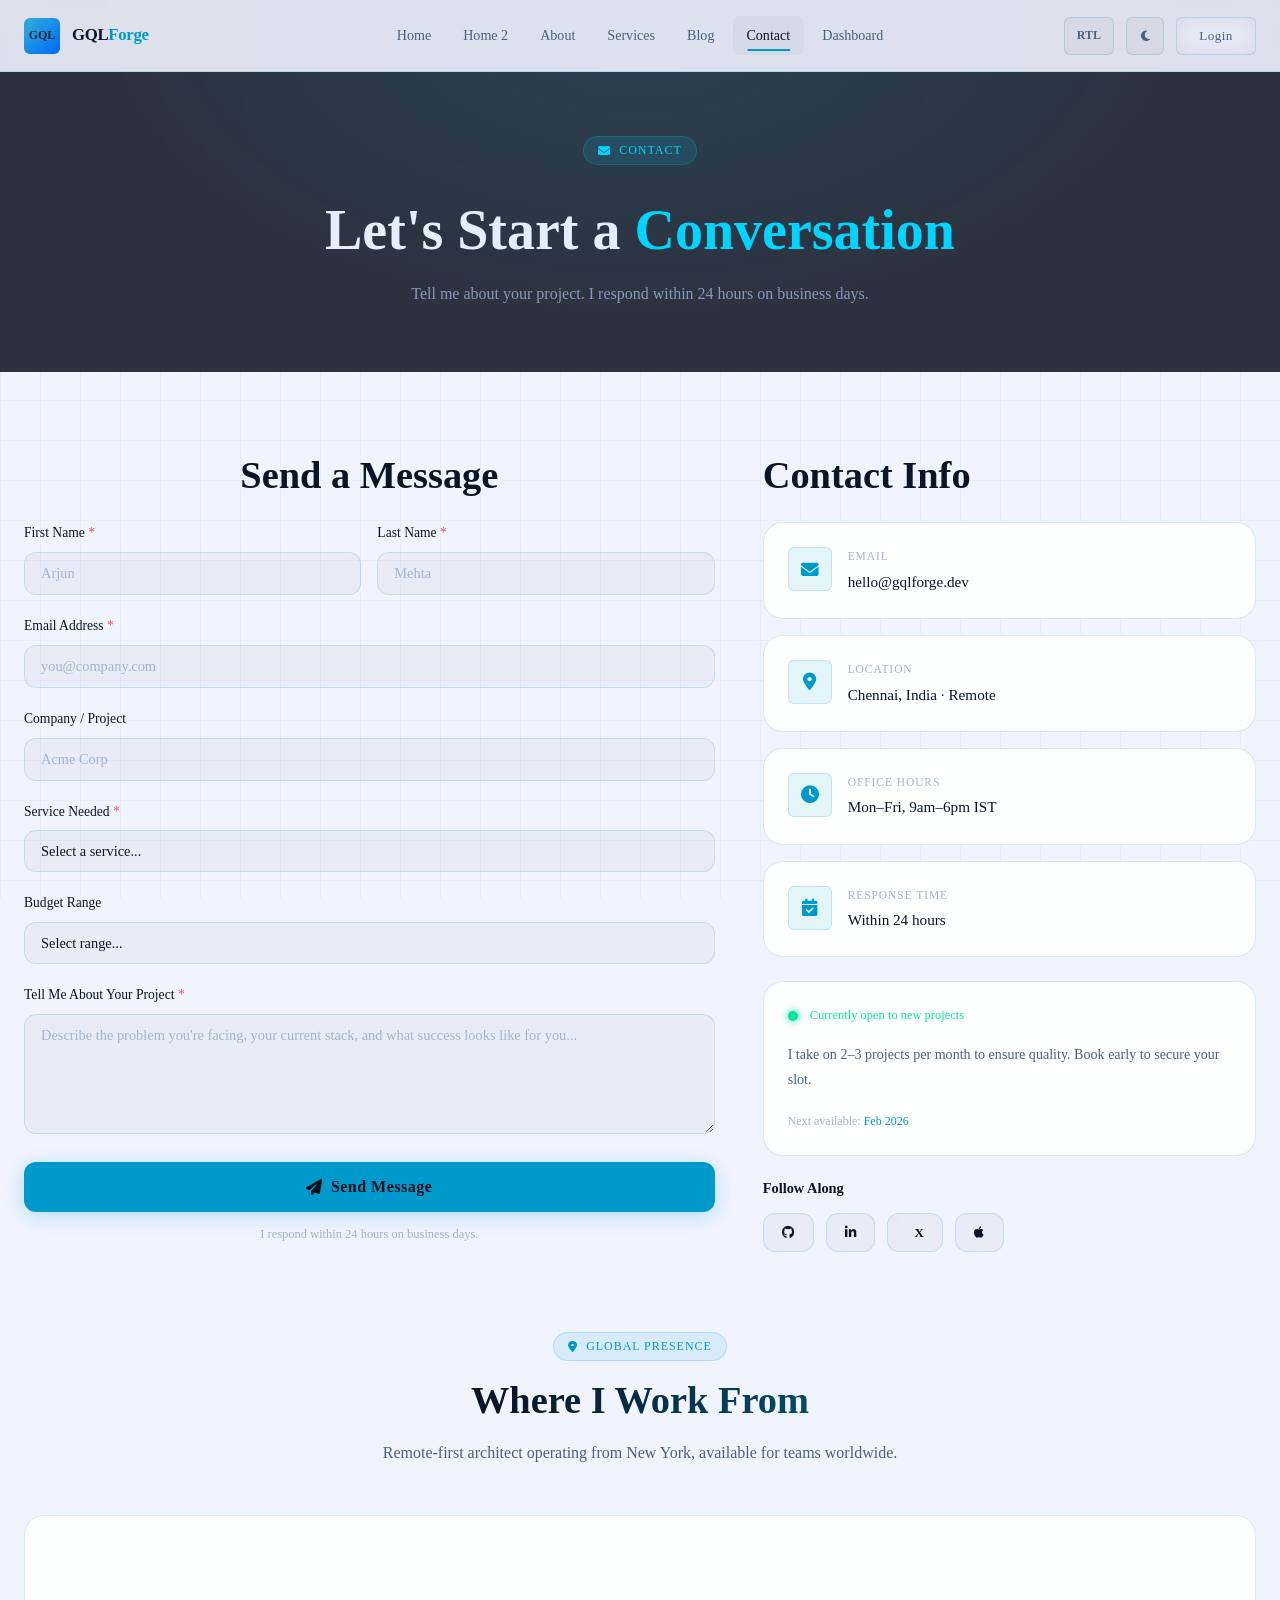
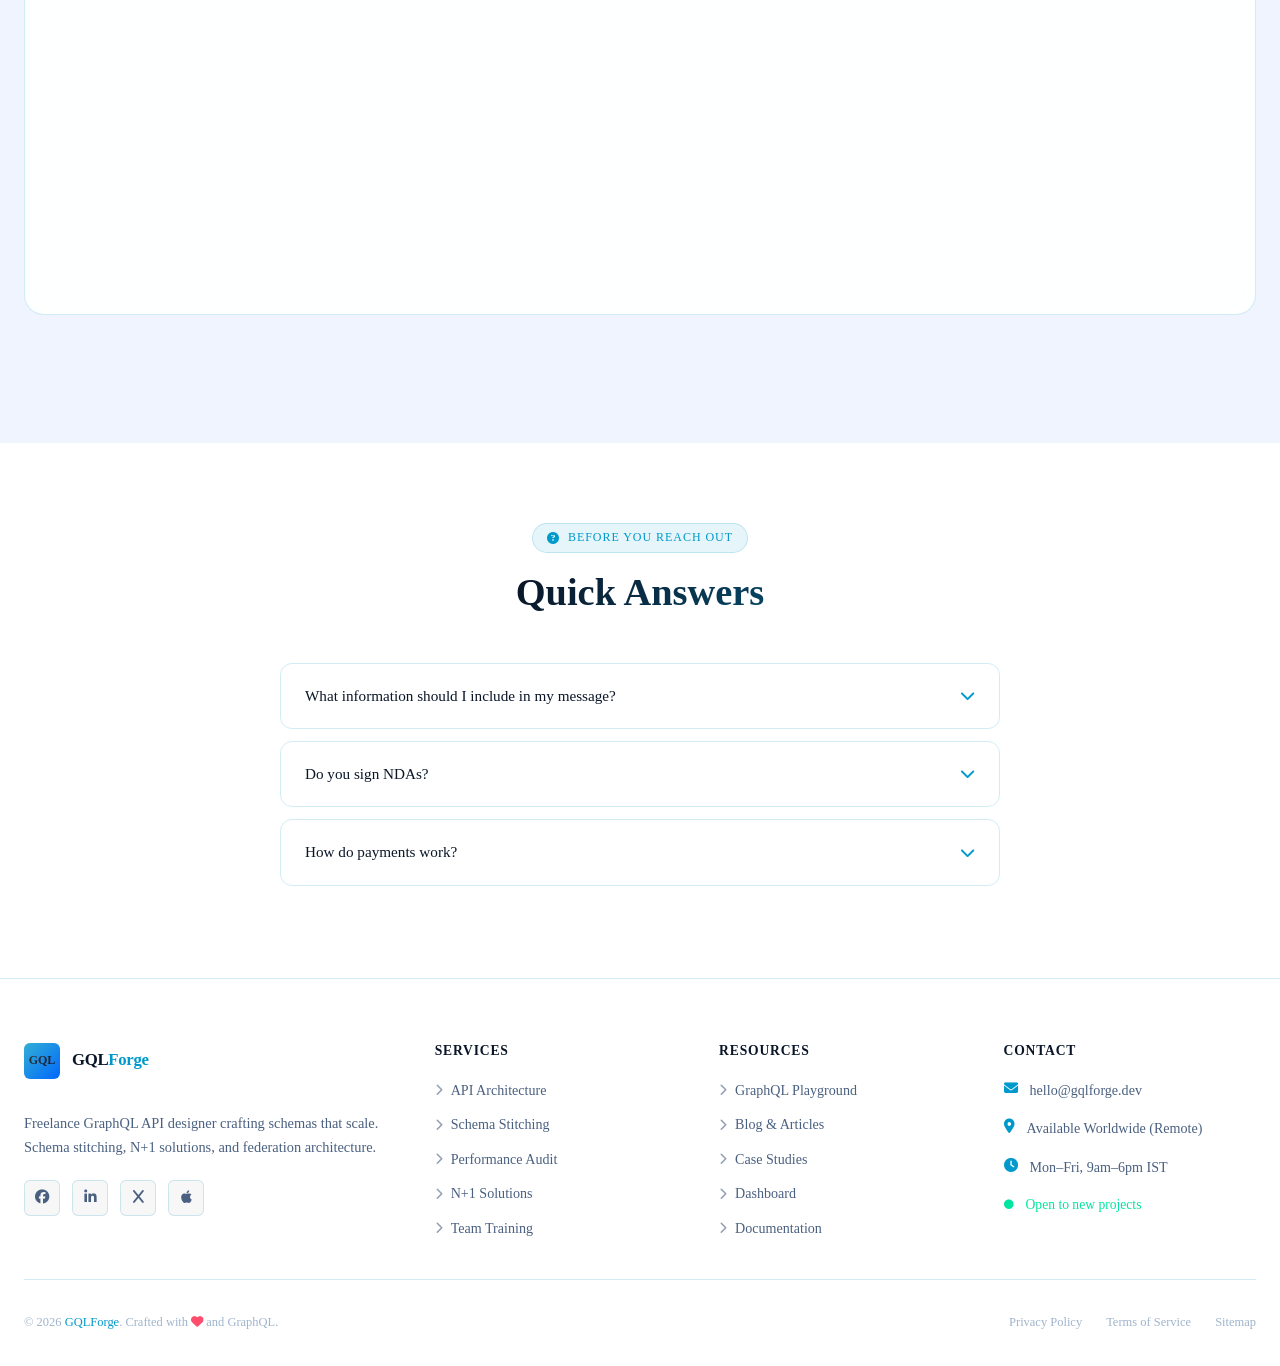
<file: pages/contact.html>
<!DOCTYPE html>
<html lang="en" data-theme="dark" dir="ltr">
<head>
  <meta charset="UTF-8"><meta name="viewport" content="width=device-width, initial-scale=1.0">
  <title>Contact — GQLForge</title>
  <link rel="icon" type="image/png" href="../assets/images/favicon.png">
  <link rel="stylesheet" href="https://cdnjs.cloudflare.com/ajax/libs/font-awesome/6.5.0/css/all.min.css">
  <link rel="stylesheet" href="../assets/css/style.css">
  <link rel="stylesheet" href="../assets/css/dark-mode.css">
  <link rel="stylesheet" href="../assets/css/rtl.css">
  <style>
    .contact-info-card { background:var(--clr-card); border:1px solid var(--clr-border); border-radius:var(--radius-lg); padding:var(--space-6); display:flex; align-items:flex-start; gap:var(--space-4); margin-bottom:var(--space-4); transition:all var(--transition); }
    .contact-info-card:hover { border-color:var(--clr-primary); box-shadow:var(--shadow-glow); transform:translateX(4px); }
    .contact-info-card__icon { width:44px; height:44px; background:var(--clr-primary-dim); border:1px solid var(--clr-border); border-radius:var(--radius-sm); display:flex; align-items:center; justify-content:center; color:var(--clr-primary); font-size:1.1rem; flex-shrink:0; }
    .contact-info-card__label { font-family:var(--font-mono); font-size:0.72rem; color:var(--clr-text-faint); text-transform:uppercase; letter-spacing:0.08em; margin-bottom:4px; }
    .contact-info-card__value { font-size:0.95rem; font-weight:500; color:var(--clr-text); }

    @media (max-width: 991px) {
      .contact-grid { grid-template-columns: 1fr !important; gap: var(--space-8) !important; }
    }
    @media (max-width: 480px) {
      .form-grid-2 { grid-template-columns: 1fr !important; }
    }
  </style>
</head>
<body>
  <header class="header">
    <div class="header__inner">
      <a href="../index.html" class="header__brand"><div class="brand-logo">GQL</div><span class="brand-name">GQL<span>Forge</span></span></a>
      <nav class="header__nav">
        <a href="../index.html" class="nav__link">Home</a>
        <a href="home2.html" class="nav__link">Home 2</a>
        <a href="about.html" class="nav__link">About</a>
        <a href="services.html" class="nav__link">Services</a>
        <a href="blog.html" class="nav__link">Blog</a>
        <a href="contact.html" class="nav__link active">Contact</a>
        <a href="dashboard.html" class="nav__link nav__dashboard">Dashboard</a>
      </nav>
      <div class="header__actions">
        <button class="header__action-btn" data-rtl-toggle aria-label="Toggle RTL">RTL</button>
        <button class="header__action-btn" data-theme-toggle aria-label="Toggle theme"><i class="fas fa-sun"></i></button>
        <a href="login.html" class="btn btn--outline btn--sm">Login</a>
        <button class="hamburger" aria-label="Toggle menu" aria-expanded="false"><span></span><span></span><span></span></button>
      </div>
    </div>
  </header>
  <div class="mobile-menu">
    <nav class="mobile-menu__nav">
      <a href="../index.html" class="mobile-menu__link">Home</a>
      <a href="home2.html" class="mobile-menu__link">Home 2</a>
      <a href="about.html" class="mobile-menu__link">About</a>
      <a href="services.html" class="mobile-menu__link">Services</a>
      <a href="blog.html" class="mobile-menu__link">Blog</a>
      <a href="contact.html" class="mobile-menu__link">Contact</a>
      <a href="dashboard.html" class="mobile-menu__link">Dashboard</a>
    </nav>
    <div class="mobile-menu__actions">
      <div class="mobile-menu__utils">
        <button class="header__action-btn" data-rtl-toggle aria-label="Toggle RTL">RTL</button>
        <button class="header__action-btn" data-theme-toggle aria-label="Toggle theme"><i class="fas fa-sun"></i></button>
      </div>
      <a href="login.html" class="btn btn--outline">Login</a>
    </div>
  </div>

  <main>
    <section class="page-hero">
      <div class="page-hero__bg"></div>
      <div class="container">
        <div class="section__tag" style="display:inline-flex;"><i class="fas fa-envelope"></i> Contact</div>
        <h1 style="margin:var(--space-4) 0; font-size:clamp(2rem,5vw,3.5rem);">Let's Start a <span class="text-primary">Conversation</span></h1>
        <p style="max-width:560px; margin:0 auto; color:var(--clr-text-muted);">Tell me about your project. I respond within 24 hours on business days.</p>
      </div>
    </section>

    <!-- SECTION 1: CONTACT FORM + INFO -->
    <section class="section">
      <div class="container">
        <div class="contact-grid" style="display:grid; grid-template-columns:1.4fr 1fr; gap:var(--space-12); align-items:start;">
          <div class="reveal">
            <h2 style="margin-bottom:var(--space-6); text-align:center;">Send a Message</h2>
            <form data-validate-form>
              <div class="form-grid-2" style="display:grid; grid-template-columns:1fr 1fr; gap:var(--space-4);">
                <div class="form-group">
                  <label class="form-label" for="firstName">First Name <span style="color:var(--clr-error)">*</span></label>
                  <input type="text" id="firstName" class="form-input" placeholder="Arjun" data-validate="required" aria-required="true">
                  <div class="form-error"><i class="fas fa-circle-exclamation"></i> <span></span></div>
                </div>
                <div class="form-group">
                  <label class="form-label" for="lastName">Last Name <span style="color:var(--clr-error)">*</span></label>
                  <input type="text" id="lastName" class="form-input" placeholder="Mehta" data-validate="required">
                  <div class="form-error"><i class="fas fa-circle-exclamation"></i> <span></span></div>
                </div>
              </div>
              <div class="form-group">
                <label class="form-label" for="email">Email Address <span style="color:var(--clr-error)">*</span></label>
                <input type="email" id="email" class="form-input" placeholder="you@company.com" data-validate="required,email" aria-required="true">
                <div class="form-error"><i class="fas fa-circle-exclamation"></i> <span></span></div>
              </div>
              <div class="form-group">
                <label class="form-label" for="company">Company / Project</label>
                <input type="text" id="company" class="form-input" placeholder="Acme Corp">
              </div>
              <div class="form-group">
                <label class="form-label" for="service">Service Needed <span style="color:var(--clr-error)">*</span></label>
                <select id="service" class="form-select form-input" data-validate="required">
                  <option value="">Select a service...</option>
                  <option>API Architecture & Schema Design</option>
                  <option>Performance Audit & N+1 Solutions</option>
                  <option>Federation Architecture</option>
                  <option>Team Training</option>
                  <option>Security Hardening</option>
                  <option>Schema Migration</option>
                  <option>Other / Not Sure Yet</option>
                </select>
                <div class="form-error"><i class="fas fa-circle-exclamation"></i> <span></span></div>
              </div>
              <div class="form-group">
                <label class="form-label" for="budget">Budget Range</label>
                <select id="budget" class="form-select form-input">
                  <option value="">Select range...</option>
                  <option>Under $1,000</option>
                  <option>$1,000 – $3,000</option>
                  <option>$3,000 – $6,000</option>
                  <option>$6,000+</option>
                  <option>Let's discuss</option>
                </select>
              </div>
              <div class="form-group">
                <label class="form-label" for="message">Tell Me About Your Project <span style="color:var(--clr-error)">*</span></label>
                <textarea id="message" class="form-textarea" placeholder="Describe the problem you're facing, your current stack, and what success looks like for you..." data-validate="required,minLength:20" aria-required="true" rows="5"></textarea>
                <div class="form-error"><i class="fas fa-circle-exclamation"></i> <span></span></div>
              </div>
              <button type="submit" class="btn btn--primary btn--lg" style="width:100%;">
                <i class="fas fa-paper-plane"></i> Send Message
              </button>
              <p style="font-size:0.78rem; color:var(--clr-text-faint); margin-top:var(--space-3); text-align:center;">I respond within 24 hours on business days.</p>
            </form>
          </div>

          <div class="reveal animate-delay-1">
            <h2 style="margin-bottom:var(--space-6);">Contact Info</h2>
            <div class="contact-info-card">
              <div class="contact-info-card__icon"><i class="fas fa-envelope"></i></div>
              <div><div class="contact-info-card__label">Email</div><div class="contact-info-card__value">hello@gqlforge.dev</div></div>
            </div>
            <div class="contact-info-card">
              <div class="contact-info-card__icon"><i class="fas fa-location-dot"></i></div>
              <div><div class="contact-info-card__label">Location</div><div class="contact-info-card__value">Chennai, India · Remote</div></div>
            </div>
            <div class="contact-info-card">
              <div class="contact-info-card__icon"><i class="fas fa-clock"></i></div>
              <div><div class="contact-info-card__label">Office Hours</div><div class="contact-info-card__value">Mon–Fri, 9am–6pm IST</div></div>
            </div>
            <div class="contact-info-card">
              <div class="contact-info-card__icon"><i class="fas fa-calendar-check"></i></div>
              <div><div class="contact-info-card__label">Response Time</div><div class="contact-info-card__value">Within 24 hours</div></div>
            </div>

            <div style="background:var(--clr-card); border:1px solid var(--clr-border); border-radius:var(--radius-lg); padding:var(--space-6); margin-top:var(--space-6);">
              <div style="display:flex; align-items:center; gap:var(--space-3); margin-bottom:var(--space-4);">
                <div style="width:10px; height:10px; border-radius:50%; background:var(--clr-success); box-shadow:0 0 8px var(--clr-success);"></div>
                <span style="font-family:var(--font-mono); font-size:0.78rem; color:var(--clr-success);">Currently open to new projects</span>
              </div>
              <p style="font-size:0.88rem; color:var(--clr-text-muted); margin-bottom:var(--space-5);">I take on 2–3 projects per month to ensure quality. Book early to secure your slot.</p>
              <div style="font-family:var(--font-mono); font-size:0.75rem; color:var(--clr-text-faint);">Next available: <span style="color:var(--clr-primary);">Feb 2026</span></div>
            </div>

            <div style="margin-top:var(--space-6);">
              <h3 style="font-size:0.9rem; margin-bottom:var(--space-4);">Follow Along</h3>
              <div style="display:flex; gap:var(--space-3); flex-wrap:wrap;">
                <a href="#" class="btn btn--outline btn--sm"><i class="fab fa-github"></i> </a>
                <a href="#" class="btn btn--outline btn--sm"><i class="fab fa-linkedin-in"></i> </a>
                <a href="#" class="btn btn--outline btn--sm"><i class="fab fa-X"></i> X</a>
                <a href="#" class="btn btn--outline btn--sm"><i class="fab fa-apple"></i> </a>
              </div>
            </div>
          </div>
        </div>
      </div>
    </section>
<section class="section" style="padding-top: 0;">
      <div class="container">
        <div class="section__header">
          <div class="section__tag"><i class="fas fa-location-dot"></i> Global Presence</div>
          <h2 class="section__title">Where I Work From</h2>
          <p class="section__subtitle">Remote-first architect operating from New York, available for teams worldwide.</p>
        </div>
        <div class="card reveal" style="padding: 0; overflow: hidden; height: 400px; margin-bottom: var(--space-12); border: 1px solid var(--clr-border);">
          <iframe 
            src="https://www.google.com/maps/embed?pb=!1m18!1m12!1m3!1d193595.15830869428!2d-74.119763973046!3d40.69766374874431!2m3!1f0!2f0!3f0!3m2!1i1024!2i768!4f13.1!3m3!1m2!1s0x89c24fa5d33f083b%3A0xc80b8f06e177fe62!2sNew%20York%2C%20NY!5e0!3m2!1sen!2sus!4v1700000000000!5m2!1sen!2sus" 
            width="100%" height="100%" style="border:0;" allowfullscreen="" loading="lazy" referrerpolicy="no-referrer-when-downgrade">
          </iframe>
        </div>

        
      </div>
    </section>
    <!-- SECTION 2: FAQ -->
    <section class="section" style="background:var(--clr-surface);">
      <div class="container">
        <div class="section__header">
          <div class="section__tag"><i class="fas fa-circle-question"></i> Before You Reach Out</div>
          <h2 class="section__title">Quick Answers</h2>
        </div>
        <div style="max-width:720px; margin:0 auto;">
          <div class="faq-item reveal">
            <div class="faq-question">What information should I include in my message? <i class="fas fa-chevron-down"></i></div>
            <div class="faq-answer"><p style="color:var(--clr-text-muted);">The more context the better: your current stack (Apollo Server, Yoga, etc.), the main problem you're facing, approximate number of types in your schema, and your timeline. Screenshots of error messages or resolver code are welcome too.</p></div>
          </div>
          <div class="faq-item reveal">
            <div class="faq-question">Do you sign NDAs? <i class="fas fa-chevron-down"></i></div>
            <div class="faq-answer"><p style="color:var(--clr-text-muted);">Yes, absolutely. I'm happy to sign your company's NDA before any technical discussions. Just include it in your first email.</p></div>
          </div>
          <div class="faq-item reveal">
            <div class="faq-question">How do payments work? <i class="fas fa-chevron-down"></i></div>
            <div class="faq-answer"><p style="color:var(--clr-text-muted);">I invoice via Stripe or wire transfer. Projects are typically 50% upfront, 50% on completion. For retainer work, monthly invoicing is available.</p></div>
          </div>
        </div>
      </div>
    </section>

    <!-- SECTION 3: MAP + TIMEZONES -->
    
  </main>

  <footer class="footer" role="contentinfo">
    <div class="container">
      <div class="footer__grid">
        <!-- Brand Col -->
        <div>
          <a href="../index.html" class="header__brand" style="margin-bottom: var(--space-4); display: inline-flex;">
            <div class="brand-logo">GQL</div>
            <span class="brand-name">GQL<span>Forge</span></span>
          </a>
          <p class="footer__brand-desc">
            Freelance GraphQL API designer crafting schemas that scale. Schema stitching, N+1 solutions, and federation
            architecture.
          </p>
          <div class="footer__social">
            <a href="#" class="footer__social-link" aria-label="GitHub"><i class="fab fa-facebook"></i></a>
            <a href="#" class="footer__social-link" aria-label="LinkedIn"><i class="fab fa-linkedin-in"></i></a>
            <a href="#" class="footer__social-link" aria-label="Twitter"><i class="fab fa-x"></i></a>
            <a href="#" class="footer__social-link" aria-label="Dev.to"><i class="fab fa-apple"></i></a>
          </div>
        </div>

        <!-- Services Col -->
        <div>
          <h3 class="footer__col-title">Services</h3>
          <ul class="footer__links">
            <li><a href="services.html" class="footer__link"><i class="fas fa-chevron-right"></i> API
                Architecture</a></li>
            <li><a href="services.html" class="footer__link"><i class="fas fa-chevron-right"></i> Schema
                Stitching</a></li>
            <li><a href="services.html" class="footer__link"><i class="fas fa-chevron-right"></i> Performance
                Audit</a></li>
            <li><a href="services.html" class="footer__link"><i class="fas fa-chevron-right"></i> N+1
                Solutions</a></li>
            <li><a href="services.html" class="footer__link"><i class="fas fa-chevron-right"></i> Team
                Training</a></li>
          </ul>
        </div>

        <!-- Resources Col -->
        <div>
          <h3 class="footer__col-title">Resources</h3>
          <ul class="footer__links">
            <li><a href="home2.html" class="footer__link"><i class="fas fa-chevron-right"></i> GraphQL
                Playground</a></li>
            <li><a href="blog.html" class="footer__link"><i class="fas fa-chevron-right"></i> Blog & Articles</a>
            </li>
            <li><a href="about.html" class="footer__link"><i class="fas fa-chevron-right"></i> Case Studies</a>
            </li>
            <li><a href="dashboard.html" class="footer__link"><i class="fas fa-chevron-right"></i> Dashboard</a>
            </li>
            <li><a href="../documentation/README.html" class="footer__link"><i class="fas fa-chevron-right"></i>
                Documentation</a></li>
          </ul>
        </div>

        <!-- Contact Col -->
        <div>
          <h3 class="footer__col-title">Contact</h3>
          <div class="footer__contact-item">
            <i class="fas fa-envelope"></i>
            <span>hello@gqlforge.dev</span>
          </div>
          <div class="footer__contact-item">
            <i class="fas fa-location-dot"></i>
            <span>Available Worldwide (Remote)</span>
          </div>
          <div class="footer__contact-item">
            <i class="fas fa-clock"></i>
            <span>Mon–Fri, 9am–6pm IST</span>
          </div>
          <div class="footer__contact-item">
            <i class="fas fa-circle" style="color: var(--clr-success); font-size: 0.6rem; margin-top: 6px;"></i>
            <span style="color: var(--clr-success); font-size: 0.85rem;">Open to new projects</span>
          </div>
        </div>
      </div>

      <div class="footer__bottom">
        <p class="footer__copy">© 2026 <span>GQLForge</span>. Crafted with <i class="fas fa-heart"
            style="color: var(--clr-error);"></i> and GraphQL.</p>
        <div class="footer__bottom-links">
          <a href="#" class="footer__bottom-link">Privacy Policy</a>
          <a href="#" class="footer__bottom-link">Terms of Service</a>
          <a href="#" class="footer__bottom-link">Sitemap</a>
        </div>
      </div>
    </div>
  </footer>
  <script src="../assets/js/main.js"></script>
</body>
</html>
</file>
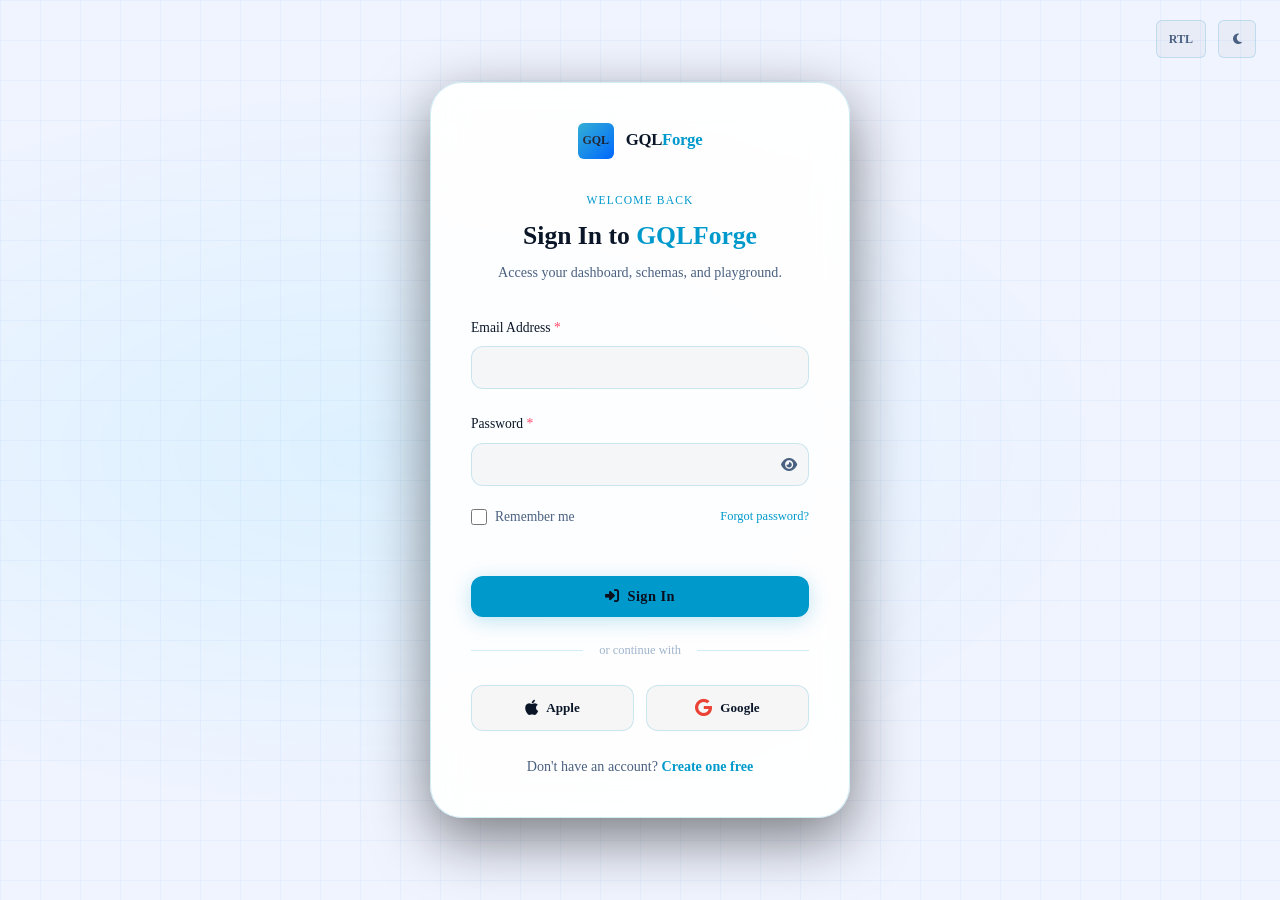
<file: pages/login.html>
<!DOCTYPE html>
<html lang="en" data-theme="dark" dir="ltr">
<head>
  <meta charset="UTF-8"><meta name="viewport" content="width=device-width, initial-scale=1.0">
  <title>Login — GQLForge</title>
  <link rel="icon" type="image/png" href="../assets/images/favicon.png">
  <link rel="stylesheet" href="https://cdnjs.cloudflare.com/ajax/libs/font-awesome/6.5.0/css/all.min.css">
  <link rel="stylesheet" href="../assets/css/style.css">
  <link rel="stylesheet" href="../assets/css/dark-mode.css">
  <link rel="stylesheet" href="../assets/css/rtl.css">
  <style>
    body { min-height:100vh; display:flex; flex-direction:column; }
    .auth-page { flex:1; display:flex; align-items:center; justify-content:center; padding:var(--space-6); min-height:100vh; position:relative; }
    .auth-bg { position:absolute; inset:0; background:radial-gradient(ellipse at 30% 50%, rgba(0,212,255,0.08) 0%, transparent 60%); pointer-events:none; }
    .auth-card { background:var(--clr-card); border:1px solid var(--clr-border); border-radius:var(--radius-xl); padding:var(--space-10); width:100%; max-width:420px; backdrop-filter:blur(16px); box-shadow:var(--shadow-elevated); position:relative; z-index:1; }
    .auth-header { text-align:center; margin-bottom:var(--space-8); }
    .auth-divider { display:flex; align-items:center; gap:var(--space-4); margin:var(--space-6) 0; }
    .auth-divider::before, .auth-divider::after { content:''; flex:1; height:1px; background:var(--clr-border); }
    .auth-divider span { font-size:0.78rem; color:var(--clr-text-faint); white-space:nowrap; }
    .auth-top-controls { position:absolute; top:20px; right:var(--space-6); display:flex; gap:var(--space-3); z-index:1001; }
    .social-btns { display: grid; grid-template-columns: 1fr 1fr; gap: var(--space-3); margin-top: var(--space-2); }
    .social-btn { display:flex; align-items:center; justify-content:center; gap:var(--space-2); width:100%; height: 46px; padding:0 var(--space-3); border:1px solid var(--clr-border); border-radius:var(--radius-md); background:var(--clr-glass); color:var(--clr-text); font-size:0.82rem; font-weight:600; cursor:pointer; transition:all var(--transition); font-family:var(--font-body); white-space: nowrap; }
    .social-btn:hover { border-color:var(--clr-primary); color:var(--clr-primary); transform:translateY(-1px); background: var(--clr-primary-dim); }
    .social-btn i { font-size: 1.1rem; flex-shrink: 0; }
    .social-btn .fa-google { color: #EA4335 !important; }
    @media (max-width: 400px) { .social-btns { grid-template-columns: 1fr; } }
    .auth-link { color: var(--clr-primary); font-size: 0.78rem; font-weight: 500; transition: all var(--transition); text-decoration: none; position: relative; }
    .auth-link::after { content: ''; position: absolute; bottom: -2px; left: 0; width: 0; height: 1px; background: var(--clr-primary); transition: width var(--transition); }
    .auth-link:hover { color: var(--clr-primary); opacity: 0.9; }
    .auth-link:hover::after { width: 100%; }
    .auth-card a:not(.btn):not(.header__brand) { transition: all var(--transition); }
    .auth-card a:not(.btn):not(.header__brand):hover { color: var(--clr-primary); filter: brightness(1.2); text-decoration: none; }
    [data-theme="light"] .auth-link:hover { color: var(--clr-primary-dark); }
    /* Ensure controls don't touch the card */
    /* Ensure controls don't touch the card */
    @media (max-width:480px) { 
      .auth-card { padding:var(--space-8) var(--space-5); margin-top: 60px; } 
      .auth-top-controls { top:15px; right:15px; position: absolute; } 
      .auth-page { padding-top: 40px; align-items: flex-start; }
    }
    .pw-toggle { position:absolute; right:12px; top:50%; transform:translateY(-50%); background:none; border:none; color:var(--clr-text-muted); cursor:pointer; font-size:0.9rem; transition:color var(--transition); }
    .pw-toggle:hover { color:var(--clr-primary); }
    .pw-field { position:relative; }
    .pw-field .form-input { padding-right:40px; }
  </style>
</head>
<body>

  <div class="auth-top-controls">
    <button class="header__action-btn" data-rtl-toggle aria-label="Toggle RTL">RTL</button>
    <button class="header__action-btn" data-theme-toggle aria-label="Toggle theme"><i class="fas fa-sun"></i></button>
  </div>

  <main class="auth-page">
    <div class="auth-bg"></div>
    <div class="auth-card">
      <!-- Centered Brand (Inside Card) -->
      <div style="display:flex; flex-direction:column; align-items:center; margin-bottom:var(--space-8);">
        <a href="../index.html" class="header__brand" style="margin:0;">
          <div class="brand-logo">GQL</div>
          <span class="brand-name">GQL<span>Forge</span></span>
        </a>
      </div>
      <div class="auth-header">
        <div style="font-family:var(--font-mono); font-size:0.72rem; color:var(--clr-primary); letter-spacing:0.1em; text-transform:uppercase; margin-bottom:var(--space-3);">Welcome back</div>
        <h1 style="font-size:1.6rem; margin-bottom:var(--space-2);">Sign In to <span class="text-primary">GQLForge</span></h1>
        <p style="font-size:0.88rem; color:var(--clr-text-muted);">Access your dashboard, schemas, and playground.</p>
      </div>

      <form data-validate-form>
        <div class="form-group">
          <label class="form-label" for="loginEmail">Email Address <span style="color:var(--clr-error)">*</span></label>
          <input type="email" id="loginEmail" class="form-input" placeholder="" data-validate="required,email" autocomplete="email" aria-required="true">
          <div class="form-error"><i class="fas fa-circle-exclamation"></i> <span></span></div>
        </div>

        

        <div class="form-group" style="margin-top: var(--space-6);">
          <label class="form-label" for="loginPassword">Password <span style="color:var(--clr-error)">*</span></label>
          <div class="pw-field">
            <input type="password" id="loginPassword" class="form-input" placeholder="" data-validate="required" autocomplete="current-password" aria-required="true">
            <button type="button" class="pw-toggle" onclick="togglePw('loginPassword',this)" aria-label="Toggle password visibility"><i class="fas fa-eye"></i></button>
          </div>
          <div class="form-error"><i class="fas fa-circle-exclamation"></i> <span></span></div>
        </div>
        <div style="display:flex; justify-content:space-between; align-items:center; margin-bottom:var(--space-6);">
          <div style="display:flex; align-items:center; gap:var(--space-2);">
            <input type="checkbox" id="remember" style="width:16px; height:16px; accent-color:var(--clr-primary); cursor:pointer;">
            <label for="remember" style="font-size:0.85rem; color:var(--clr-text-muted); cursor:pointer;">Remember me</label>
          </div>
          <a href="#" class="auth-link">Forgot password?</a>
        </div>

        <button type="submit" class="btn btn--primary" style="width:100%; margin-top: var(--space-6);">
          <i class="fas fa-right-to-bracket"></i> Sign In
        </button>

        <div class="auth-divider"><span>or continue with</span></div>
        <div class="social-btns">
          <button type="button" class="social-btn"><i class="fab fa-apple"></i> Apple</button>
          <button type="button" class="social-btn"><i class="fab fa-google"></i> Google</button>
        </div>

      </form>

      <div style="text-align:center; margin-top:var(--space-6); font-size:0.88rem; color:var(--clr-text-muted);">
        Don't have an account? <a href="register.html" style="color:var(--clr-primary); font-weight:600;">Create one free</a>
      </div>
    </div>
  </main>

  <script src="../assets/js/main.js"></script>
  <script>
    function togglePw(id, btn) {
      const input = document.getElementById(id);
      const isText = input.type === 'text';
      input.type = isText ? 'password' : 'text';
      btn.querySelector('i').className = isText ? 'fas fa-eye' : 'fas fa-eye-slash';
    }
  </script>
</body>
</html>
</file>
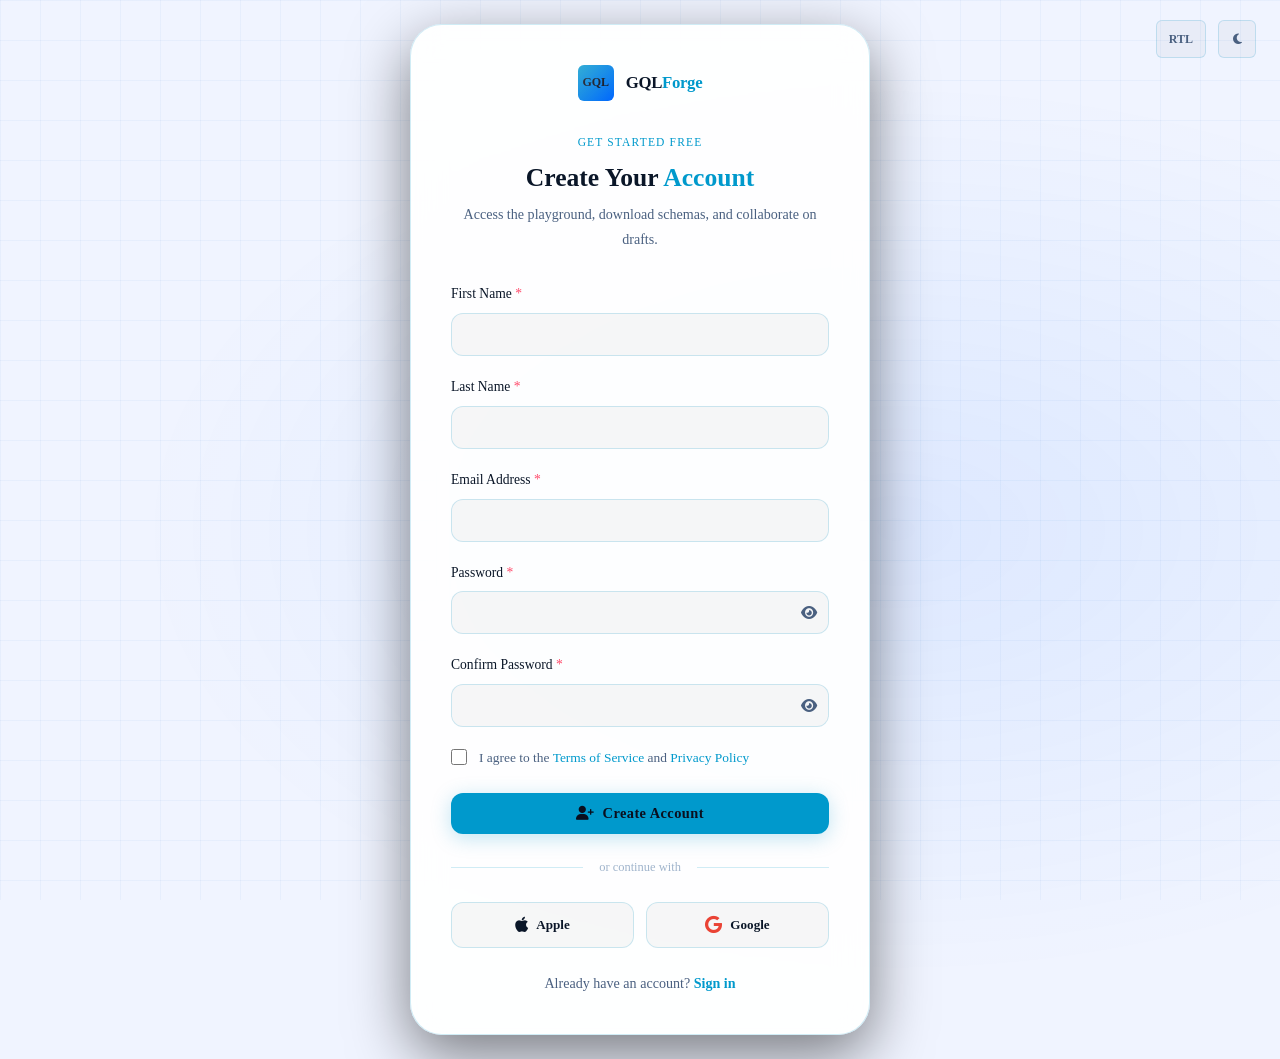
<file: pages/register.html>
<!DOCTYPE html>
<html lang="en" data-theme="dark" dir="ltr">
<head>
  <meta charset="UTF-8"><meta name="viewport" content="width=device-width, initial-scale=1.0">
  <title>Register — GQLForge</title>
  <link rel="icon" type="image/png" href="../assets/images/favicon.png">
  <link rel="stylesheet" href="https://cdnjs.cloudflare.com/ajax/libs/font-awesome/6.5.0/css/all.min.css">
  <link rel="stylesheet" href="../assets/css/style.css">
  <link rel="stylesheet" href="../assets/css/dark-mode.css">
  <link rel="stylesheet" href="../assets/css/rtl.css">
  <style>
    body { min-height:100vh; display:flex; flex-direction:column; }
    .auth-page { flex:1; display:flex; align-items:center; justify-content:center; padding:var(--space-6); min-height:100vh; position:relative; }
    .auth-bg { position:absolute; inset:0; background:radial-gradient(ellipse at 70% 50%, rgba(0,102,255,0.08) 0%, transparent 60%); pointer-events:none; }
    .auth-card { background:var(--clr-card); border:1px solid var(--clr-border); border-radius:var(--radius-xl); padding:var(--space-10); width:100%; max-width:460px; backdrop-filter:blur(16px); box-shadow:var(--shadow-elevated); position:relative; z-index:1; }
    .auth-header { text-align:center; margin-bottom:var(--space-8); }
    .auth-divider { display:flex; align-items:center; gap:var(--space-4); margin:var(--space-6) 0; }
    .auth-divider::before, .auth-divider::after { content:''; flex:1; height:1px; background:var(--clr-border); }
    .auth-divider span { font-size:0.78rem; color:var(--clr-text-faint); }
    .auth-top-controls { position:absolute; top:20px; right:var(--space-6); display:flex; gap:var(--space-3); z-index:1001; }
    .social-btns { display: grid; grid-template-columns: 1fr 1fr; gap: var(--space-3); margin-top: var(--space-2); }
    .social-btn { display:flex; align-items:center; justify-content:center; gap:var(--space-2); width:100%; height: 46px; padding:0 var(--space-3); border:1px solid var(--clr-border); border-radius:var(--radius-md); background:var(--clr-glass); color:var(--clr-text); font-size:0.82rem; font-weight:600; cursor:pointer; transition:all var(--transition); font-family:var(--font-body); white-space: nowrap; }
    .social-btn:hover { border-color:var(--clr-primary); color:var(--clr-primary); transform:translateY(-1px); background: var(--clr-primary-dim); }
    .social-btn i { font-size: 1.1rem; flex-shrink: 0; }
    .social-btn .fa-google { color: #EA4335 !important; }
    @media (max-width: 400px) { .social-btns { grid-template-columns: 1fr; } }
    .auth-link { color: var(--clr-primary); font-size: 0.78rem; font-weight: 500; transition: all var(--transition); text-decoration: none; position: relative; }
    .auth-link::after { content: ''; position: absolute; bottom: -2px; left: 0; width: 0; height: 1px; background: var(--clr-primary); transition: width var(--transition); }
    .auth-link:hover { color: var(--clr-primary); opacity: 0.9; }
    .auth-link:hover::after { width: 100%; }
    .auth-card a:not(.btn):not(.header__brand) { transition: all var(--transition); }
    .auth-card a:not(.btn):not(.header__brand):hover { color: var(--clr-primary); filter: brightness(1.2); text-decoration: none; }
    [data-theme="light"] .auth-link:hover { color: var(--clr-primary-dark); }
    @media (max-width:480px) { 
      .auth-card { padding:var(--space-8) var(--space-5); margin-top: 60px; } 
      .auth-top-controls { top:15px; right:15px; position: absolute; } 
      .auth-page { padding-top: 40px; align-items: flex-start; }
    }
    .pw-field { position:relative; }
    .pw-field .form-input { padding-right:40px; }
    .pw-toggle { position:absolute; right:12px; top:50%; transform:translateY(-50%); background:none; border:none; color:var(--clr-text-muted); cursor:pointer; font-size:0.9rem; transition:color var(--transition); }
    .pw-toggle:hover { color:var(--clr-primary); }
    .pw-strength { display:flex; gap:4px; margin-top:6px; }
    .pw-strength-bar { flex:1; height:3px; border-radius:2px; background:var(--clr-border); transition:background var(--transition); }
    .pw-strength-bar.weak { background:var(--clr-error); }
    .pw-strength-bar.medium { background:var(--clr-warning); }
    .pw-strength-bar.strong { background:var(--clr-success); }
  </style>
</head>
<body>

  <div class="auth-top-controls">
    <button class="header__action-btn" data-rtl-toggle aria-label="Toggle RTL">RTL</button>
    <button class="header__action-btn" data-theme-toggle aria-label="Toggle theme"><i class="fas fa-sun"></i></button>
  </div>

  <main class="auth-page">
    <div class="auth-bg"></div>
    <div class="auth-card">
      <!-- Centered Brand (Inside Card) -->
      <div style="display:flex; flex-direction:column; align-items:center; margin-bottom:var(--space-8);">
        <a href="../index.html" class="header__brand" style="margin:0;">
          <div class="brand-logo">GQL</div>
          <span class="brand-name">GQL<span>Forge</span></span>
        </a>
      </div>
      <div class="auth-header">
        <div style="font-family:var(--font-mono); font-size:0.72rem; color:var(--clr-primary); letter-spacing:0.1em; text-transform:uppercase; margin-bottom:var(--space-3);">Get started free</div>
        <h1 style="font-size:1.6rem; margin-bottom:var(--space-2);">Create Your <span class="text-primary">Account</span></h1>
        <p style="font-size:0.88rem; color:var(--clr-text-muted);">Access the playground, download schemas, and collaborate on drafts.</p>
      </div>

      

      <form data-validate-form>
          <div class="form-group">
            <label class="form-label" for="regFirst">First Name <span style="color:var(--clr-error)">*</span></label>
            <input type="text" id="regFirst" class="form-input" placeholder="" data-validate="required" autocomplete="given-name">
            <div class="form-error"><i class="fas fa-circle-exclamation"></i> <span></span></div>
          </div>
          <div class="form-group">
            <label class="form-label" for="regLast">Last Name <span style="color:var(--clr-error)">*</span></label>
            <input type="text" id="regLast" class="form-input" placeholder="" data-validate="required" autocomplete="family-name">
            <div class="form-error"><i class="fas fa-circle-exclamation"></i> <span></span></div>
          </div>

        <div class="form-group">
          <label class="form-label" for="regEmail">Email Address <span style="color:var(--clr-error)">*</span></label>
          <input type="email" id="regEmail" class="form-input" placeholder="" data-validate="required,email" autocomplete="email">
          <div class="form-error"><i class="fas fa-circle-exclamation"></i> <span></span></div>
        </div>

        <div class="form-group">
          <label class="form-label" for="regPassword">Password <span style="color:var(--clr-error)">*</span></label>
          <div class="pw-field">
            <input type="password" id="regPassword" class="form-input" placeholder="" data-validate="required,minLength:8" autocomplete="new-password" oninput="updateStrength(this.value)">
            <button type="button" class="pw-toggle" onclick="togglePw('regPassword',this)" aria-label="Toggle password"><i class="fas fa-eye"></i></button>
          </div>
         
          <div class="form-error"><i class="fas fa-circle-exclamation"></i> <span></span></div>
        </div>

        <div class="form-group">
          <label class="form-label" for="regPassword">Confirm Password <span style="color:var(--clr-error)">*</span></label>
          <div class="pw-field">
            <input type="password" id="regPassword" class="form-input" placeholder="" data-validate="required,minLength:8" autocomplete="new-password" oninput="updateStrength(this.value)">
            <button type="button" class="pw-toggle" onclick="togglePw('regPassword',this)" aria-label="Toggle password"><i class="fas fa-eye"></i></button>
          </div>
         
          <div class="form-error"><i class="fas fa-circle-exclamation"></i> <span></span></div>
        </div>

        <div style="display:flex; align-items:flex-start; gap:var(--space-3); margin-bottom:var(--space-6);">
          <input type="checkbox" id="terms" style="width:16px; height:16px; margin-top:2px; accent-color:var(--clr-primary); flex-shrink:0;">
          <label for="terms" style="font-size:0.84rem; color:var(--clr-text-muted); cursor:pointer;">I agree to the <a href="#" style="color:var(--clr-primary);">Terms of Service</a> and <a href="#" style="color:var(--clr-primary);">Privacy Policy</a></label>
        </div>

        <button type="submit" class="btn btn--primary" style="width:100%;">
          <i class="fas fa-user-plus"></i> Create Account
        </button>

              <div class="auth-divider"><span>or continue with</span></div>
              <div class="social-btns">
                <button type="button" class="social-btn"><i class="fab fa-apple"></i> Apple</button>
                <button type="button" class="social-btn"><i class="fab fa-google"></i> Google</button>
              </div>

      </form>

      <div style="text-align:center; margin-top:var(--space-6); font-size:0.88rem; color:var(--clr-text-muted);">
        Already have an account? <a href="login.html" style="color:var(--clr-primary); font-weight:600;">Sign in</a>
      </div>
    </div>
  </main>

  <script src="../assets/js/main.js"></script>
  <script>
    function togglePw(id, btn) {
      const input = document.getElementById(id);
      const isText = input.type === 'text';
      input.type = isText ? 'password' : 'text';
      btn.querySelector('i').className = isText ? 'fas fa-eye' : 'fas fa-eye-slash';
    }

    function updateStrength(val) {
      const bars = [document.getElementById('ps1'), document.getElementById('ps2'), document.getElementById('ps3'), document.getElementById('ps4')];
      bars.forEach(b => { b.className = 'pw-strength-bar'; });
      let score = 0;
      if (val.length >= 8) score++;
      if (/[A-Z]/.test(val)) score++;
      if (/[0-9]/.test(val)) score++;
      if (/[^A-Za-z0-9]/.test(val)) score++;
      const cls = score <= 1 ? 'weak' : score <= 2 ? 'medium' : 'strong';
      for (let i = 0; i < score; i++) bars[i].classList.add(cls);
    }
  </script>
</body>
</html>
</file>
<file: assets/css/style.css>
/* =========================================
   GraphQL API Designer - Main Stylesheet
   Color Palette: #0A0F1E (Deep Navy), #00D4FF (Cyan), #F0F4FF (Frost)
   ========================================= */

/* Font: Times New Roman */

/* ---- CSS Variables ---- */
:root {
  --clr-bg: #0A0F1E;
  --clr-surface: #111827;
  --clr-surface2: #1a2235;
  --clr-border: rgba(0, 212, 255, 0.15);
  --clr-primary: #00D4FF;
  --clr-primary-dim: rgba(0, 212, 255, 0.12);
  --clr-primary-glow: rgba(0, 212, 255, 0.35);
  --clr-accent: #F0F4FF;
  --clr-text: #E8EEFF;
  --clr-text-muted: #8899BB;
  --clr-text-faint: #445566;
  --clr-card: rgba(17, 24, 39, 0.85);
  --clr-glass: rgba(255, 255, 255, 0.04);
  --clr-error: #FF4D6D;
  --clr-success: #00E5A0;
  --clr-warning: #FFB800;

  --font-display: 'Times New Roman', Times, serif;
  --font-mono: 'Times New Roman', Times, serif;
  --font-body: 'Times New Roman', Times, serif;

  --radius-sm: 6px;
  --radius-md: 12px;
  --radius-lg: 20px;
  --radius-xl: 32px;

  --shadow-glow: 0 0 30px rgba(0, 212, 255, 0.18);
  --shadow-card: 0 8px 32px rgba(0, 0, 0, 0.4);
  --shadow-elevated: 0 20px 60px rgba(0, 0, 0, 0.5);

  --transition: 0.3s cubic-bezier(0.4, 0, 0.2, 1);
  --transition-bounce: 0.4s cubic-bezier(0.34, 1.56, 0.64, 1);

  --header-h: 72px;
  --sidebar-w: 260px;

  --space-1: 4px;
  --space-2: 8px;
  --space-3: 12px;
  --space-4: 16px;
  --space-5: 20px;
  --space-6: 24px;
  --space-8: 32px;
  --space-10: 40px;
  --space-12: 48px;
  --space-16: 64px;
  --space-20: 80px;
  --space-24: 96px;
}

[data-theme="light"] {
  --clr-bg: #F0F4FF;
  --clr-surface: #FFFFFF;
  --clr-surface2: #E8EEFF;
  --clr-border: rgba(0, 150, 200, 0.18);
  --clr-primary: #0099CC;
  --clr-primary-dim: rgba(0, 153, 204, 0.1);
  --clr-primary-glow: rgba(0, 153, 204, 0.25);
  --clr-accent: #0A0F1E;
  --clr-text: #0A1628;
  --clr-text-muted: #4A6080;
  --clr-text-faint: #A0B4CC;
  --clr-card: rgba(255, 255, 255, 0.92);
  --clr-glass: rgba(0, 0, 0, 0.03);
}

/* ---- Reset & Base ---- */
*,
*::before,
*::after {
  box-sizing: border-box;
  margin: 0;
  padding: 0;
}

html {
  scroll-behavior: smooth;
  font-size: 16px;
}

body {
  font-family: var(--font-body);
  background-color: var(--clr-bg);
  color: var(--clr-text);
  line-height: 1.6;
  min-height: 100vh;
  transition: background-color var(--transition), color var(--transition);
  overflow-x: hidden;
}

/* Background grid pattern */
body::before {
  content: '';
  position: fixed;
  inset: 0;
  background-image:
    linear-gradient(rgba(0, 212, 255, 0.03) 1px, transparent 1px),
    linear-gradient(90deg, rgba(0, 212, 255, 0.03) 1px, transparent 1px);
  background-size: 40px 40px;
  pointer-events: none;
  z-index: 0;
}

[data-theme="light"] body::before {
  background-image:
    linear-gradient(rgba(0, 100, 200, 0.04) 1px, transparent 1px),
    linear-gradient(90deg, rgba(0, 100, 200, 0.04) 1px, transparent 1px);
}

main {
  position: relative;
  z-index: 1;
}

img {
  max-width: 100%;
  height: auto;
  display: block;
}

a {
  color: var(--clr-primary);
  text-decoration: none;
  transition: color var(--transition);
}

a:hover {
  color: var(--clr-accent);
}

ul {
  list-style: none;
}

button {
  cursor: pointer;
  font-family: var(--font-body);
  border: none;
  background: none;
}

/* ---- Typography ---- */
h1,
h2,
h3,
h4,
h5,
h6 {
  font-family: var(--font-display);
  font-weight: 700;
  line-height: 1.2;
}

h1 {
  font-size: clamp(2.2rem, 5vw, 4rem);
}

h2 {
  font-size: clamp(1.7rem, 3vw, 2.8rem);
}

h3 {
  font-size: clamp(1.2rem, 2vw, 1.6rem);
}

h4 {
  font-size: 1.1rem;
}

p {
  color: var(--clr-text-muted);
  line-height: 1.75;
}

.mono {
  font-family: var(--font-mono);
}

.text-primary {
  color: var(--clr-primary);
}

.text-center {
  text-align: center;
}

.text-muted {
  color: var(--clr-text-muted);
}

/* ---- Layout ---- */
.container {
  width: 100%;
  max-width: 1280px;
  margin: 0 auto;
  padding: 0 var(--space-6);
}

.section {
  padding: var(--space-20) 0;
}

.section__header {
  text-align: center;
  margin-bottom: var(--space-12);
}

.section__tag {
  display: inline-flex;
  align-items: center;
  gap: var(--space-2);
  font-family: var(--font-mono);
  font-size: 0.75rem;
  color: var(--clr-primary);
  background: var(--clr-primary-dim);
  border: 1px solid var(--clr-border);
  border-radius: 100px;
  padding: 4px 14px;
  margin-bottom: var(--space-4);
  letter-spacing: 0.08em;
  text-transform: uppercase;
}

.section__title {
  margin-bottom: var(--space-4);
  background: linear-gradient(135deg, var(--clr-text) 40%, var(--clr-primary));
  -webkit-background-clip: text;
  -webkit-text-fill-color: transparent;
  background-clip: text;
}

.section__subtitle {
  max-width: 580px;
  margin: 0 auto;
  color: var(--clr-text-muted);
}

/* ---- Buttons ---- */
.btn {
  display: inline-flex;
  align-items: center;
  justify-content: center;
  gap: var(--space-2);
  padding: 12px 28px;
  border-radius: var(--radius-md);
  font-family: var(--font-display);
  font-size: 0.9rem;
  font-weight: 600;
  letter-spacing: 0.03em;
  transition: all var(--transition);
  position: relative;
  overflow: hidden;
}

.btn::before {
  content: '';
  position: absolute;
  inset: 0;
  background: rgba(255, 255, 255, 0.06);
  opacity: 0;
  transition: opacity var(--transition);
}

.btn:hover::before {
  opacity: 1;
}

.btn--primary {
  background: var(--clr-primary);
  color: #0A0F1E;
  box-shadow: 0 4px 20px var(--clr-primary-glow);
}

.btn--primary:hover {
  transform: translateY(-2px);
  box-shadow: 0 8px 30px var(--clr-primary-glow);
  color: #0A0F1E;
}

.btn--outline {
  border: 1px solid var(--clr-border);
  color: var(--clr-text);
  background: var(--clr-glass);
  backdrop-filter: blur(10px);
}

.btn--outline:hover {
  border-color: var(--clr-primary);
  color: var(--clr-primary);
  transform: translateY(-2px);
}

.btn--ghost {
  color: var(--clr-text-muted);
  padding: 8px 16px;
}

.btn--ghost:hover {
  color: var(--clr-primary);
}

.btn--sm {
  padding: 8px 18px;
  font-size: 0.82rem;
}

.btn--lg {
  padding: 16px 36px;
  font-size: 1rem;
}

.btn--icon {
  width: 42px;
  height: 42px;
  padding: 0;
  border-radius: var(--radius-sm);
}

/* ---- Cards ---- */
.card {
  background: var(--clr-card);
  border: 1px solid var(--clr-border);
  border-radius: var(--radius-lg);
  padding: var(--space-8);
  backdrop-filter: blur(12px);
  transition: all var(--transition);
  text-align: center;
}

.card:hover {
  border-color: var(--clr-primary);
  box-shadow: var(--shadow-glow);
  transform: translateY(-4px);
}

.card__icon {
  width: 56px;
  height: 56px;
  background: var(--clr-primary-dim);
  border: 1px solid var(--clr-border);
  border-radius: var(--radius-md);
  display: flex;
  align-items: center;
  justify-content: center;
  margin: 0 auto var(--space-5);
  font-size: 1.4rem;
  color: var(--clr-primary);
  transition: all var(--transition);
}

.card:hover .card__icon {
  background: var(--clr-primary);
  color: #0A0F1E;
  box-shadow: 0 0 20px var(--clr-primary-glow);
}

.card__title {
  margin-bottom: var(--space-3);
  font-size: 1.1rem;
}

/* ---- Grid Layouts ---- */
.grid-3 {
  display: grid;
  grid-template-columns: repeat(auto-fit, minmax(280px, 1fr));
  gap: var(--space-6);
}

.grid-2 {
  display: grid;
  grid-template-columns: repeat(auto-fit, minmax(340px, 1fr));
  gap: var(--space-6);
}

/* ---- Badge ---- */
.badge {
  display: inline-flex;
  align-items: center;
  gap: 4px;
  padding: 3px 10px;
  border-radius: 100px;
  font-family: var(--font-mono);
  font-size: 0.7rem;
  font-weight: 700;
  letter-spacing: 0.05em;
}

.badge--primary {
  background: var(--clr-primary-dim);
  color: var(--clr-primary);
  border: 1px solid var(--clr-border);
}

.badge--success {
  background: rgba(0, 229, 160, 0.12);
  color: var(--clr-success);
}

.badge--warning {
  background: rgba(255, 184, 0, 0.12);
  color: var(--clr-warning);
}

.badge--error {
  background: rgba(255, 77, 109, 0.12);
  color: var(--clr-error);
}

/* ---- Code Block ---- */
.code-block {
  background: rgba(0, 0, 0, 0.5);
  border: 1px solid var(--clr-border);
  border-radius: var(--radius-md);
  padding: var(--space-5);
  font-family: var(--font-mono);
  font-size: 0.8rem;
  color: var(--clr-text-muted);
  overflow-x: auto;
  position: relative;
}

.code-block .kw {
  color: #FF79C6;
}

.code-block .type {
  color: #8BE9FD;
}

.code-block .str {
  color: #F1FA8C;
}

.code-block .cm {
  color: #6272A4;
}

.code-block .fn {
  color: #50FA7B;
}

/* ---- Divider ---- */
.divider {
  height: 1px;
  background: linear-gradient(90deg, transparent, var(--clr-border), transparent);
  margin: var(--space-8) 0;
}

/* ============================================
   HEADER
   ============================================ */
.header {
  position: fixed;
  top: 0;
  left: 0;
  right: 0;
  height: var(--header-h);
  z-index: 1000;
  display: flex;
  align-items: center;
  background: rgba(10, 15, 30, 0.85);
  backdrop-filter: blur(20px);
  border-bottom: 1px solid var(--clr-border);
  transition: all var(--transition);
}

[data-theme="light"] .header {
  background: rgba(240, 244, 255, 0.9);
}

.header.scrolled {
  box-shadow: 0 4px 30px rgba(0, 0, 0, 0.3);
}

.header__inner {
  display: flex;
  align-items: center;
  width: 100%;
  padding: 0 var(--space-6);
}

/* Brand */
.header__brand {
  display: flex;
  align-items: center;
  gap: var(--space-3);
  text-decoration: none;
  flex-shrink: 0;
}

.brand-logo {
  width: 36px;
  height: 36px;
  background: linear-gradient(135deg, var(--clr-primary), #0066FF);
  border-radius: var(--radius-sm);
  display: flex;
  align-items: center;
  justify-content: center;
  font-family: var(--font-mono);
  font-size: 0.75rem;
  font-weight: 700;
  color: #0A0F1E;
  position: relative;
  overflow: hidden;
}

.brand-logo::after {
  content: '';
  position: absolute;
  inset: 0;
  background: linear-gradient(135deg, rgba(255, 255, 255, 0.2), transparent);
}

.brand-name {
  font-family: var(--font-display);
  font-weight: 800;
  font-size: 1.05rem;
  color: var(--clr-text);
  letter-spacing: -0.02em;
}

.brand-name span {
  color: var(--clr-primary);
}

/* Desktop Nav */
.header__nav {
  display: none;
  align-items: center;
  gap: 4px;
  position: absolute;
  left: 50%;
  transform: translateX(-50%);
}

.nav__link {
  font-family: var(--font-body);
  font-size: 0.88rem;
  font-weight: 500;
  color: var(--clr-text-muted);
  padding: 8px 14px;
  border-radius: var(--radius-sm);
  transition: all var(--transition);
  position: relative;
  white-space: nowrap;
}

.nav__link::after {
  content: '';
  position: absolute;
  bottom: 4px;
  left: 50%;
  transform: translateX(-50%);
  width: 0;
  height: 2px;
  background: var(--clr-primary);
  border-radius: 2px;
  transition: width var(--transition);
}

.nav__link:hover,
.nav__link.active {
  color: var(--clr-text);
  background: var(--clr-glass);
}

.nav__link:hover::after,
.nav__link.active::after {
  width: 60%;
}

.nav__dashboard {
  /* Matches standard navigation color */
}

/* Header Actions */
.header__actions {
  display: flex;
  align-items: center;
  gap: var(--space-3);
  margin-left: auto;
}

.header__action-btn,
.header__actions .btn--sm {
  min-width: 38px;
  height: 38px;
  padding: 0 var(--space-3);
  display: flex;
  align-items: center;
  justify-content: center;
  border-radius: var(--radius-sm);
  color: var(--clr-text-muted);
  background: var(--clr-glass);
  border: 1px solid var(--clr-border);
  font-family: var(--font-mono);
  font-size: 0.75rem;
  font-weight: 700;
  transition: all var(--transition);
}

.header__actions .btn--sm {
  font-family: var(--font-body);
  font-size: 0.82rem;
  font-weight: 500;
  min-width: 80px;
}

.header__action-btn:hover {
  color: var(--clr-primary);
  border-color: var(--clr-primary);
  box-shadow: 0 0 12px var(--clr-primary-glow);
}

@media (max-width: 768px) {
  .header__actions .header__action-btn,
  .header__actions .btn {
    display: none;
  }
}

/* Hamburger */
.hamburger {
  width: 38px;
  height: 38px;
  display: flex;
  flex-direction: column;
  align-items: center;
  justify-content: center;
  gap: 5px;
  cursor: pointer;
  border-radius: var(--radius-sm);
  border: 1px solid var(--clr-border);
  background: var(--clr-glass);
  transition: all var(--transition);
}

.hamburger:hover {
  border-color: var(--clr-primary);
}

.hamburger span {
  display: block;
  width: 18px;
  height: 1.5px;
  background: var(--clr-text);
  border-radius: 2px;
  transition: all var(--transition);
}

.hamburger.open span:nth-child(1) {
  transform: rotate(45deg) translate(4.5px, 4.5px);
}

.hamburger.open span:nth-child(2) {
  opacity: 0;
  transform: scaleX(0);
}

.hamburger.open span:nth-child(3) {
  transform: rotate(-45deg) translate(4.5px, -4.5px);
}

/* Mobile Menu */
.mobile-menu {
  position: fixed;
  top: var(--header-h);
  left: 0;
  right: 0;
  background: rgba(10, 15, 30, 0.97);
  backdrop-filter: blur(20px);
  border-bottom: 1px solid var(--clr-border);
  padding: var(--space-8) var(--space-6);
  transform: translateY(-110%);
  transition: transform var(--transition);
  z-index: 999;
  text-align: center;
}

[data-theme="light"] .mobile-menu {
  background: rgba(240, 244, 255, 0.98);
}

.mobile-menu.open {
  transform: translateY(0);
}

.mobile-menu__nav {
  display: flex;
  flex-direction: column;
  gap: var(--space-3);
  margin-bottom: var(--space-8);
  align-items: center;
}

.mobile-menu__link {
  padding: 12px 24px;
  border-radius: var(--radius-md);
  color: var(--clr-text-muted);
  font-weight: 500;
  display: inline-flex;
  align-items: center;
  justify-content: center;
  gap: var(--space-3);
  transition: all var(--transition);
  border: 1px solid transparent;
  width: 100%;
  max-width: 280px;
}

.mobile-menu__link:hover,
.mobile-menu__link.active {
  color: var(--clr-primary);
  background: var(--clr-primary-dim);
  border-color: var(--clr-border);
}

.mobile-menu__link i {
  width: 20px;
  text-align: center;
}

.mobile-menu__actions {
  display: flex;
  flex-direction: column;
  align-items: center;
  gap: var(--space-4);
  padding: 0 var(--space-8);
  width: 100%;
}

.mobile-menu__actions .btn {
  width: 100%;
  max-width: 280px;
  justify-content: center;
}

.mobile-menu__utils {
  display: flex;
  gap: var(--space-3);
  justify-content: center;
  margin-bottom: var(--space-4);
}

.mobile-menu__utils {
  display: flex;
  justify-content: center;
  gap: var(--space-4);
  margin-bottom: var(--space-8);
}

/* ============================================
   HERO SECTION
   ============================================ */
.hero,
.page-hero {
  padding-top: calc(var(--header-h) + var(--space-16));
  padding-bottom: var(--space-20);
  position: relative;
  overflow: hidden;
  min-height: 100vh;
  display: flex;
  align-items: center;
  background-image: linear-gradient(rgba(10, 15, 30, 0.85), rgba(10, 15, 30, 0.85)), url('https://images.unsplash.com/photo-1451187580459-43490279c0fa?q=80&w=2072&auto=format&fit=crop');
  background-size: cover;
  background-position: center;
  background-attachment: fixed;
  
  /* Force dark mode variables */
  --clr-bg: #0A0F1E;
  --clr-surface: #111827;
  --clr-text: #E8EEFF;
  --clr-text-muted: #8899BB;
  --clr-text-faint: #445566;
  --clr-border: rgba(0, 212, 255, 0.15);
  --clr-primary: #00D4FF;
  --clr-primary-dim: rgba(0, 212, 255, 0.12);
  --clr-primary-glow: rgba(0, 212, 255, 0.35);
  --clr-glass: rgba(255, 255, 255, 0.04);
  
  color: var(--clr-text);
}

.page-hero {
  min-height: auto;
  padding-bottom: var(--space-16);
  display: block;
}

.hero--home2 {
  background-image: linear-gradient(rgba(10, 15, 30, 0.85), rgba(10, 15, 30, 0.85)), url('https://images.unsplash.com/photo-1550751827-4bd374c3f58b?q=80&w=2070&auto=format&fit=crop');
  
  /* Inherit forced dark variables from .hero */
}

.hero__glow {
  position: absolute;
  width: 600px;
  height: 600px;
  border-radius: 50%;
  background: radial-gradient(circle, rgba(0, 212, 255, 0.12) 0%, transparent 70%);
  top: -100px;
  right: -100px;
  pointer-events: none;
  animation: pulseGlow 4s ease-in-out infinite;
}

.hero__glow-2 {
  position: absolute;
  width: 400px;
  height: 400px;
  border-radius: 50%;
  background: radial-gradient(circle, rgba(0, 102, 255, 0.08) 0%, transparent 70%);
  bottom: -50px;
  left: -50px;
  pointer-events: none;
  animation: pulseGlow 6s ease-in-out infinite reverse;
}

@keyframes pulseGlow {

  0%,
  100% {
    transform: scale(1);
    opacity: 1;
  }

  50% {
    transform: scale(1.1);
    opacity: 0.7;
  }
}

.hero__content {
  position: relative;
  z-index: 2;
  max-width: 720px;
  margin: 0 auto;
  text-align: center;
}

.hero__tag {
  display: inline-flex;
  align-items: center;
  gap: var(--space-2);
  background: var(--clr-primary-dim);
  border: 1px solid var(--clr-border);
  border-radius: 100px;
  padding: 6px 16px;
  font-family: var(--font-mono);
  font-size: 0.75rem;
  color: var(--clr-primary);
  margin-bottom: var(--space-6);
  animation: fadeInUp 0.6s ease both;
}

.hero__tag-dot {
  width: 6px;
  height: 6px;
  border-radius: 50%;
  background: var(--clr-primary);
  animation: blink 1.5s ease infinite;
}

@keyframes blink {

  0%,
  100% {
    opacity: 1;
  }

  50% {
    opacity: 0.3;
  }
}

.hero__title {
  font-size: clamp(2.5rem, 6vw, 5rem);
  font-weight: 800;
  line-height: 1.08;
  margin-bottom: var(--space-6);
  animation: fadeInUp 0.6s 0.1s ease both;
}

.hero__title .accent {
  color: var(--clr-primary);
  position: relative;
}

.hero__title .accent::after {
  content: '';
  position: absolute;
  bottom: -4px;
  left: 0;
  right: 0;
  height: 3px;
  background: linear-gradient(90deg, var(--clr-primary), transparent);
  border-radius: 2px;
}

.hero__desc {
  font-size: 1.05rem;
  color: var(--clr-text-muted);
  max-width: 520px;
  margin-left: auto;
  margin-right: auto;
  margin-bottom: var(--space-8);
  animation: fadeInUp 0.6s 0.2s ease both;
}

.hero__actions,
.btn-group {
  display: flex;
  flex-wrap: wrap;
  gap: var(--space-4);
  justify-content: center;
}

.hero__actions .btn,
.btn-group .btn {
  flex: 1;
  max-width: 240px;
  min-width: 200px;
  justify-content: center;
}

@media (max-width: 480px) {
  .hero__actions .btn,
  .btn-group .btn {
    width: 100%;
    max-width: 100%;
    flex: none;
  }
}

.hero__actions {
  margin-bottom: var(--space-10);
  animation: fadeInUp 0.6s 0.3s ease both;
}

.hero__stats {
  display: flex;
  flex-wrap: wrap;
  gap: var(--space-8);
  justify-content: center;
  animation: fadeInUp 0.6s 0.4s ease both;
}

.hero__stat-value {
  font-family: var(--font-display);
  font-size: 2rem;
  font-weight: 800;
  color: var(--clr-primary);
  line-height: 1;
}

.hero__stat-label {
  font-size: 0.78rem;
  color: var(--clr-text-muted);
  text-transform: uppercase;
  letter-spacing: 0.08em;
  margin-top: 2px;
}

/* Hero Visual */
.hero__visual {
  position: absolute;
  right: 0;
  top: 50%;
  transform: translateY(-50%);
  width: 45%;
  max-width: 580px;
  display: none;
}

.schema-card {
  background: var(--clr-card);
  border: 1px solid var(--clr-border);
  border-radius: var(--radius-lg);
  padding: var(--space-6);
  backdrop-filter: blur(12px);
  box-shadow: var(--shadow-elevated);
  animation: floatCard 6s ease-in-out infinite;
}

@keyframes floatCard {

  0%,
  100% {
    transform: translateY(0);
  }

  50% {
    transform: translateY(-12px);
  }
}

.schema-card__header {
  display: flex;
  align-items: center;
  gap: var(--space-3);
  margin-bottom: var(--space-5);
  padding-bottom: var(--space-4);
  border-bottom: 1px solid var(--clr-border);
}

.schema-dots {
  display: flex;
  gap: 6px;
}

.schema-dot {
  width: 10px;
  height: 10px;
  border-radius: 50%;
}

.schema-dot:nth-child(1) {
  background: #FF5F57;
}

.schema-dot:nth-child(2) {
  background: #FFBD2E;
}

.schema-dot:nth-child(3) {
  background: #28CA41;
}

.schema-filename {
  font-family: var(--font-mono);
  font-size: 0.75rem;
  color: var(--clr-text-muted);
}

/* Floating mini cards */
.schema-mini-card {
  position: absolute;
  background: var(--clr-surface);
  border: 1px solid var(--clr-border);
  border-radius: var(--radius-md);
  padding: var(--space-4);
  box-shadow: var(--shadow-card);
  animation: floatCard 4s ease-in-out infinite;
}

.schema-mini-card:nth-child(2) {
  animation-delay: -2s;
}

/* ============================================
   FEATURES SECTION
   ============================================ */
.features__grid {
  display: grid;
  grid-template-columns: repeat(auto-fit, minmax(260px, 1fr));
  gap: var(--space-6);
}

/* ============================================
   SERVICES SECTION
   ============================================ */
.services__grid {
  display: grid;
  grid-template-columns: repeat(auto-fit, minmax(300px, 1fr));
  gap: var(--space-6);
}

.service-card {
  background: var(--clr-card);
  border: 1px solid var(--clr-border);
  border-radius: var(--radius-lg);
  padding: var(--space-8);
  text-align: center;
  transition: all var(--transition);
  position: relative;
  overflow: hidden;
}

.service-card__num {
  font-family: var(--font-mono);
  font-size: 0.7rem;
  color: var(--clr-primary);
  letter-spacing: 0.1em;
  margin-bottom: var(--space-4);
}

.service-card::before {
  content: '';
  position: absolute;
  top: 0;
  left: 0;
  right: 0;
  height: 3px;
  background: linear-gradient(90deg, var(--clr-primary), #0066FF);
  transform: scaleX(0);
  transition: transform var(--transition);
}

.service-card:hover::before {
  transform: scaleX(1);
}

.service-card:hover {
  transform: translateY(-6px);
  box-shadow: var(--shadow-glow);
  border-color: var(--clr-primary);
}

/* ============================================
   CASE STUDIES
   ============================================ */
.case-study-card {
  background: var(--clr-card);
  border: 1px solid var(--clr-border);
  border-radius: var(--radius-lg);
  padding: var(--space-8);
  transition: all var(--transition);
  display: grid;
  grid-template-columns: 1fr 1fr;
  gap: var(--space-6);
  align-items: center;
}

.case-study-card:hover {
  border-color: var(--clr-primary);
  box-shadow: var(--shadow-glow);
  transform: translateY(-4px);
}

.case-study-card__tag {
  font-family: var(--font-mono);
  font-size: 0.72rem;
  color: var(--clr-primary);
  text-transform: uppercase;
  letter-spacing: 0.1em;
  margin-bottom: var(--space-3);
}

.case-metric {
  display: flex;
  flex-direction: column;
  align-items: center;
  justify-content: center;
  text-align: center;
  padding: var(--space-5);
  background: var(--clr-glass);
  border: 1px solid var(--clr-border);
  border-radius: var(--radius-md);
  height: 100%;
  min-height: 120px;
}

.case-study-metrics {
  display: grid;
  grid-template-columns: 1fr 1fr;
  gap: var(--space-4);
  align-items: stretch;
}

@media (max-width: 480px) {
  .case-study-metrics {
    grid-template-columns: 1fr;
  }
}

.case-metric__value {
  font-family: var(--font-display);
  font-size: 2rem;
  font-weight: 800;
  color: var(--clr-primary);
}

.case-metric__label {
  font-size: 0.78rem;
  color: var(--clr-text-muted);
}

/* ============================================
   TESTIMONIALS
   ============================================ */
.testimonial-card {
  background: var(--clr-card);
  border: 1px solid var(--clr-border);
  border-radius: var(--radius-lg);
  padding: var(--space-8);
  text-align: center;
  transition: all var(--transition);
}

.testimonial-card:hover {
  border-color: var(--clr-primary);
  box-shadow: var(--shadow-glow);
  transform: translateY(-4px);
}

.testimonial-card__quote {
  font-size: 1.8rem;
  color: var(--clr-primary);
  margin-bottom: var(--space-4);
  line-height: 1;
}

.testimonial-card__text {
  font-style: italic;
  margin-bottom: var(--space-6);
  color: var(--clr-text);
}

.testimonial-card__author {
  display: flex;
  align-items: center;
  justify-content: center;
  gap: var(--space-3);
}

.testimonial-card__avatar {
  width: 44px;
  height: 44px;
  border-radius: 50%;
  background: linear-gradient(135deg, var(--clr-primary), #0066FF);
  display: flex;
  align-items: center;
  justify-content: center;
  font-family: var(--font-display);
  font-size: 0.9rem;
  font-weight: 700;
  color: #0A0F1E;
  flex-shrink: 0;
}

.testimonial-card__name {
  font-weight: 600;
  font-size: 0.9rem;
}

.testimonial-card__role {
  font-size: 0.78rem;
  color: var(--clr-text-muted);
}

/* ============================================
   CTA SECTION
   ============================================ */
.cta-section {
  background: linear-gradient(135deg, var(--clr-primary-dim), rgba(0, 102, 255, 0.05));
  border: 1px solid var(--clr-border);
  border-radius: var(--radius-xl);
  padding: var(--space-20);
  text-align: center;
  position: relative;
  overflow: hidden;
}

.cta-section::before {
  content: '{  }';
  position: absolute;
  font-family: var(--font-mono);
  font-size: 12rem;
  color: rgba(0, 212, 255, 0.04);
  font-weight: 700;
  top: 50%;
  left: 50%;
  transform: translate(-50%, -50%);
  white-space: nowrap;
  pointer-events: none;
}

/* ============================================
   FOOTER
   ============================================ */
.footer {
  background: var(--clr-surface);
  border-top: 1px solid var(--clr-border);
  padding: var(--space-16) 0 var(--space-8);
  position: relative;
  z-index: 1;
}

.footer__grid {
  display: grid;
  grid-template-columns: 1.5fr repeat(3, 1fr);
  gap: var(--space-10);
  margin-bottom: var(--space-10);
}

.footer__brand-desc {
  font-size: 0.9rem;
  color: var(--clr-text-muted);
  margin: var(--space-4) 0 var(--space-5);
  line-height: 1.7;
}

.footer__social {
  display: flex;
  gap: var(--space-3);
}

.footer__social-link {
  width: 36px;
  height: 36px;
  display: flex;
  align-items: center;
  justify-content: center;
  border-radius: var(--radius-sm);
  background: var(--clr-glass);
  border: 1px solid var(--clr-border);
  color: var(--clr-text-muted);
  font-size: 0.9rem;
  transition: all var(--transition);
}

.footer__social-link:hover {
  color: var(--clr-primary);
  border-color: var(--clr-primary);
  background: var(--clr-primary-dim);
  transform: translateY(-2px);
}

.footer__col-title {
  font-family: var(--font-display);
  font-size: 0.85rem;
  font-weight: 700;
  color: var(--clr-text);
  letter-spacing: 0.06em;
  text-transform: uppercase;
  margin-bottom: var(--space-5);
}

.footer__links {
  display: flex;
  flex-direction: column;
  gap: var(--space-3);
}

.footer__link {
  font-size: 0.88rem;
  color: var(--clr-text-muted);
  transition: all var(--transition);
  display: flex;
  align-items: center;
  gap: var(--space-2);
}

.footer__link:hover {
  color: var(--clr-primary);
  transform: translateX(4px);
}

.footer__link i {
  font-size: 0.75rem;
  opacity: 0.6;
}

.footer__contact-item {
  display: flex;
  align-items: flex-start;
  gap: var(--space-3);
  font-size: 0.88rem;
  color: var(--clr-text-muted);
  margin-bottom: var(--space-4);
  transition: color var(--transition);
}

.footer__contact-item:hover {
  color: var(--clr-primary);
}

.footer__contact-item i {
  color: var(--clr-primary);
  margin-top: 2px;
  flex-shrink: 0;
}

.footer__bottom {
  display: flex;
  align-items: center;
  justify-content: space-between;
  padding-top: var(--space-8);
  border-top: 1px solid var(--clr-border);
  flex-wrap: wrap;
  gap: var(--space-4);
}

.footer__copy {
  font-family: var(--font-mono);
  font-size: 0.78rem;
  color: var(--clr-text-faint);
}

.footer__copy span {
  color: var(--clr-primary);
}

.footer__bottom-links {
  display: flex;
  gap: var(--space-6);
}

.footer__bottom-link {
  font-size: 0.78rem;
  color: var(--clr-text-faint);
  transition: color var(--transition);
}

.footer__bottom-link:hover {
  color: var(--clr-primary);
}

/* ============================================
   PAGE WRAPPER (shift for dashboard)
   ============================================ */
.page-wrapper {
  padding-top: var(--header-h);
}

/* ============================================
   SKELETON LOADERS
   ============================================ */
.skeleton {
  background: linear-gradient(90deg, var(--clr-surface) 25%, var(--clr-surface2) 50%, var(--clr-surface) 75%);
  background-size: 200% 100%;
  animation: skeleton-shimmer 1.5s infinite;
  border-radius: var(--radius-sm);
}

@keyframes skeleton-shimmer {
  0% {
    background-position: 200% 0;
  }

  100% {
    background-position: -200% 0;
  }
}

/* ============================================
   ANIMATIONS
   ============================================ */
@keyframes fadeInUp {
  from {
    opacity: 0;
    transform: translateY(24px);
  }

  to {
    opacity: 1;
    transform: translateY(0);
  }
}

@keyframes fadeIn {
  from {
    opacity: 0;
  }

  to {
    opacity: 1;
  }
}

@keyframes slideInRight {
  from {
    opacity: 0;
    transform: translateX(30px);
  }

  to {
    opacity: 1;
    transform: translateX(0);
  }
}

.animate-fadeInUp {
  animation: fadeInUp 0.6s ease both;
}

.animate-delay-1 {
  animation-delay: 0.1s;
}

.animate-delay-2 {
  animation-delay: 0.2s;
}

.animate-delay-3 {
  animation-delay: 0.3s;
}

.animate-delay-4 {
  animation-delay: 0.4s;
}

/* Intersection Observer triggered */
.reveal {
  opacity: 0;
  transform: translateY(30px);
  transition: opacity 0.7s ease, transform 0.7s ease;
}

.reveal.visible {
  opacity: 1;
  transform: translateY(0);
}

/* ============================================
   FORM STYLES
   ============================================ */
.form-group {
  margin-bottom: var(--space-5);
}

.form-label {
  display: block;
  font-size: 0.85rem;
  font-weight: 500;
  color: var(--clr-text);
  margin-bottom: var(--space-2);
}

.form-input,
.form-textarea,
.form-select {
  width: 100%;
  padding: 12px 16px;
  background: var(--clr-glass);
  border: 1px solid var(--clr-border);
  border-radius: var(--radius-md);
  color: var(--clr-text);
  font-family: var(--font-body);
  font-size: 0.9rem;
  transition: all var(--transition);
  outline: none;
}

.form-input::placeholder,
.form-textarea::placeholder {
  color: var(--clr-text-faint);
}

.form-input:focus,
.form-textarea:focus,
.form-select:focus {
  border-color: var(--clr-primary);
  box-shadow: 0 0 0 3px var(--clr-primary-dim);
  background: var(--clr-surface);
}

.form-input.error,
.form-textarea.error {
  border-color: var(--clr-error);
  box-shadow: 0 0 0 3px rgba(255, 77, 109, 0.1);
}

.form-error {
  display: none;
  font-size: 0.78rem;
  color: var(--clr-error);
  margin-top: var(--space-2);
  align-items: center;
  gap: 4px;
}

.form-error.show {
  display: flex;
}

.form-textarea {
  resize: vertical;
  min-height: 120px;
}

.form-select {
  background-image: none;
  appearance: none;
  cursor: pointer;
}

/* ============================================
   PAGE HERO (inner pages)
   ============================================ */
.page-hero {
  padding: calc(var(--header-h) + var(--space-16)) 0 var(--space-16);
  text-align: center;
  position: relative;
  overflow: hidden;
}

.page-hero__bg {
  position: absolute;
  inset: 0;
  background: radial-gradient(ellipse at 50% 0%, rgba(0, 212, 255, 0.1) 0%, transparent 60%);
  pointer-events: none;
}

.breadcrumb {
  display: flex;
  align-items: center;
  justify-content: center;
  gap: var(--space-2);
  font-family: var(--font-mono);
  font-size: 0.78rem;
  color: var(--clr-text-muted);
  margin-bottom: var(--space-5);
}

.breadcrumb__sep {
  color: var(--clr-text-faint);
}

.breadcrumb__current {
  color: var(--clr-primary);
}

/* ============================================
   TABS
   ============================================ */
.tabs {
  display: flex;
  gap: 4px;
  background: var(--clr-glass);
  border: 1px solid var(--clr-border);
  border-radius: var(--radius-md);
  padding: 4px;
  width: fit-content;
  margin: 0 auto var(--space-10);
}

.tab-btn {
  padding: 8px 20px;
  border-radius: var(--radius-sm);
  font-size: 0.85rem;
  font-weight: 500;
  color: var(--clr-text-muted);
  transition: all var(--transition);
}

.tab-btn.active {
  background: var(--clr-primary);
  color: #0A0F1E;
}

.tab-btn:hover:not(.active) {
  color: var(--clr-text);
}

.tab-content {
  display: none;
}

.tab-content.active {
  display: block;
}

/* ============================================
   PLAYGROUND (Home 2 Specific)
   ============================================ */
.playground {
  background: var(--clr-surface);
  border: 1px solid var(--clr-border);
  border-radius: var(--radius-xl);
  overflow: hidden;
  box-shadow: var(--shadow-elevated);
}

.playground__header {
  background: rgba(0, 0, 0, 0.3);
  padding: var(--space-4) var(--space-6);
  display: flex;
  align-items: center;
  gap: var(--space-4);
  border-bottom: 1px solid var(--clr-border);
}

.playground__title {
  font-family: var(--font-mono);
  font-size: 0.8rem;
  color: var(--clr-text-muted);
}

.playground__body {
  display: grid;
  grid-template-columns: 1fr 1fr;
  min-height: 400px;
}

.playground__pane {
  padding: var(--space-6);
}

.playground__pane:first-child {
  border-right: 1px solid var(--clr-border);
}

.playground__pane-title {
  font-family: var(--font-mono);
  font-size: 0.72rem;
  color: var(--clr-text-faint);
  text-transform: uppercase;
  letter-spacing: 0.1em;
  margin-bottom: var(--space-4);
}

/* ============================================
   PROCESS STEPS
   ============================================ */
.process-steps {
  position: relative;
}

.process-step {
  display: grid;
  grid-template-columns: 60px 1fr;
  gap: var(--space-6);
  margin-bottom: var(--space-8);
  align-items: start;
}

.process-step__num {
  width: 52px;
  height: 52px;
  border-radius: 50%;
  background: var(--clr-primary-dim);
  border: 2px solid var(--clr-primary);
  display: flex;
  align-items: center;
  justify-content: center;
  font-family: var(--font-mono);
  font-weight: 700;
  font-size: 0.9rem;
  color: var(--clr-primary);
  flex-shrink: 0;
  position: relative;
  z-index: 1;
}

.process-step__content {
  padding-top: 12px;
}

.process-step__title {
  margin-bottom: var(--space-2);
  font-size: 1rem;
}

/* ============================================
   PRICING
   ============================================ */
.pricing-card {
  background: var(--clr-card);
  border: 1px solid var(--clr-border);
  border-radius: var(--radius-lg);
  padding: var(--space-8);
  text-align: center;
  transition: all var(--transition);
  position: relative;
}

.pricing-card--featured {
  border-color: var(--clr-primary);
  box-shadow: var(--shadow-glow);
  transform: scale(1.02);
}

.pricing-card:hover {
  border-color: var(--clr-primary);
  box-shadow: var(--shadow-glow);
  transform: translateY(-6px);
}

.pricing-card--featured:hover {
  transform: scale(1.02) translateY(-6px);
}

.pricing-badge {
  position: absolute;
  top: -12px;
  left: 50%;
  transform: translateX(-50%);
  background: var(--clr-primary);
  color: #0A0F1E;
  font-family: var(--font-mono);
  font-size: 0.7rem;
  font-weight: 700;
  padding: 4px 14px;
  border-radius: 100px;
  white-space: nowrap;
}

.pricing-amount {
  font-family: var(--font-display);
  font-size: 3rem;
  font-weight: 800;
  color: var(--clr-text);
  line-height: 1;
  margin: var(--space-5) 0 var(--space-2);
}

.pricing-amount sup {
  font-size: 1.2rem;
  color: var(--clr-primary);
  vertical-align: super;
  margin-right: 2px;
}

.pricing-period {
  font-size: 0.85rem;
  color: var(--clr-text-muted);
  margin-bottom: var(--space-6);
}

.pricing-features {
  text-align: left;
  margin-bottom: var(--space-8);
}

.pricing-feature {
  display: flex;
  align-items: center;
  gap: var(--space-3);
  padding: var(--space-3) 0;
  border-bottom: 1px solid var(--clr-border);
  font-size: 0.88rem;
  color: var(--clr-text-muted);
}

.pricing-feature:last-child {
  border-bottom: none;
}

.pricing-feature i {
  color: var(--clr-success);
  font-size: 0.8rem;
}

.pricing-feature.no i {
  color: var(--clr-text-faint);
}

.pricing-feature.no {
  color: var(--clr-text-faint);
}

/* ============================================
   FAQ
   ============================================ */
.faq-item {
  border: 1px solid var(--clr-border);
  border-radius: var(--radius-md);
  margin-bottom: var(--space-3);
  overflow: hidden;
  transition: all var(--transition);
}

.faq-item:hover {
  border-color: var(--clr-primary);
}

.faq-question {
  display: flex;
  align-items: center;
  justify-content: space-between;
  padding: var(--space-5) var(--space-6);
  cursor: pointer;
  font-weight: 500;
  font-size: 0.95rem;
  transition: color var(--transition);
  gap: var(--space-4);
}

.faq-question:hover {
  color: var(--clr-primary);
}

.faq-question i {
  color: var(--clr-primary);
  flex-shrink: 0;
  transition: transform var(--transition);
}

.faq-item.open .faq-question i {
  transform: rotate(180deg);
}

.faq-answer {
  max-height: 0;
  overflow: hidden;
  transition: max-height 0.4s ease, padding 0.3s ease;
}

.faq-item.open .faq-answer {
  max-height: 300px;
  padding: 0 var(--space-6) var(--space-5);
}

/* ============================================
   TECH STACK
   ============================================ */
.tech-pill {
  display: inline-flex;
  align-items: center;
  gap: var(--space-2);
  padding: 6px 14px;
  background: var(--clr-glass);
  border: 1px solid var(--clr-border);
  border-radius: 100px;
  font-family: var(--font-mono);
  font-size: 0.78rem;
  color: var(--clr-text-muted);
  transition: all var(--transition);
}

.tech-pill:hover {
  color: var(--clr-primary);
  border-color: var(--clr-primary);
  background: var(--clr-primary-dim);
  transform: translateY(-2px);
}

.tech-pills-wrap {
  display: flex;
  flex-wrap: wrap;
  gap: var(--space-3);
  justify-content: center;
}

/* ============================================
   SCROLL INDICATOR
   ============================================ */
.scroll-indicator {
  position: absolute;
  bottom: var(--space-8);
  left: 50%;
  transform: translateX(-50%);
  display: flex;
  flex-direction: column;
  align-items: center;
  gap: var(--space-2);
  color: var(--clr-text-faint);
  font-family: var(--font-mono);
  font-size: 0.7rem;
  animation: bounceDown 2s ease infinite;
}

@keyframes bounceDown {

  0%,
  100% {
    transform: translateX(-50%) translateY(0);
  }

  50% {
    transform: translateX(-50%) translateY(8px);
  }
}

/* ============================================
   404 PAGE
   ============================================ */
.error-page {
  min-height: 100vh;
  display: flex;
  align-items: center;
  justify-content: center;
  text-align: center;
  padding: var(--space-6);
}

.error-page__code {
  font-family: var(--font-mono);
  font-size: clamp(5rem, 15vw, 12rem);
  font-weight: 700;
  color: transparent;
  -webkit-text-stroke: 2px var(--clr-primary);
  line-height: 1;
  margin-bottom: var(--space-6);
  position: relative;
}

/* ============================================
   COMING SOON
   ============================================ */
.coming-soon {
  min-height: 100vh;
  display: flex;
  align-items: center;
  justify-content: center;
  text-align: center;
  padding: var(--space-6);
}

.countdown {
  display: flex;
  gap: var(--space-6);
  justify-content: center;
  margin: var(--space-10) 0;
  flex-wrap: wrap;
}

.countdown-unit {
  text-align: center;
}

.countdown-value {
  font-family: var(--font-display);
  font-size: clamp(2.5rem, 6vw, 4rem);
  font-weight: 800;
  color: var(--clr-primary);
  line-height: 1;
  display: block;
  min-width: 80px;
}

.countdown-label {
  font-family: var(--font-mono);
  font-size: 0.72rem;
  color: var(--clr-text-muted);
  text-transform: uppercase;
  letter-spacing: 0.1em;
  margin-top: 4px;
}

/* ============================================
   RESPONSIVE BREAKPOINTS
   ============================================ */
@media (min-width: 768px) {
  .hero__visual {
    display: block;
  }

  .hero__content {
    max-width: 55%;
  }

  .footer__grid {
    grid-template-columns: 1fr 1fr;
    gap: var(--space-8);
  }
}

@media (min-width: 1024px) {
  .footer__grid {
    grid-template-columns: 1.5fr repeat(3, 1fr);
  }
}

@media (max-width: 767px) {
  .footer__grid {
    grid-template-columns: 1fr 1fr;
    gap: var(--space-8);
  }

  .case-study-card {
    grid-template-columns: 1fr;
  }

  .playground__body {
    grid-template-columns: 1fr;
  }

  .playground__pane:first-child {
    border-right: none;
    border-bottom: 1px solid var(--clr-border);
  }

  .pricing-card--featured {
    transform: scale(1);
  }

  .section {
    padding: var(--space-12) 0;
  }
}

@media (max-width: 480px) {
  .container {
    padding: 0 var(--space-4);
  }

  .footer__grid {
    grid-template-columns: 1fr;
  }

  .hero__stats {
    gap: var(--space-5);
  }
}

@media (min-width: 1024px) {
  .header__nav {
    display: flex;
  }

  .hamburger {
    display: none;
  }

  .mobile-menu {
    display: none;
  }
}

@media (max-width: 1024px) {
  .hero {
    min-height: 75vh;
    padding-top: calc(var(--header-h) + var(--space-12));
    padding-bottom: var(--space-12);
  }
}

/* ============================================
   SCROLLBAR
   ============================================ */
::-webkit-scrollbar {
  width: 6px;
}

::-webkit-scrollbar-track {
  background: var(--clr-bg);
}

::-webkit-scrollbar-thumb {
  background: var(--clr-border);
  border-radius: 3px;
}

::-webkit-scrollbar-thumb:hover {
  background: var(--clr-primary);
}

/* ============================================
   SELECTION
   ============================================ */
::selection {
  background: var(--clr-primary);
  color: #0A0F1E;
}

/* ============================================
   TOOLTIP
   ============================================ */
[data-tooltip] {
  position: relative;
}

[data-tooltip]:hover::after {
  content: attr(data-tooltip);
  position: absolute;
  bottom: calc(100% + 8px);
  left: 50%;
  transform: translateX(-50%);
  background: var(--clr-surface);
  border: 1px solid var(--clr-border);
  color: var(--clr-text);
  font-size: 0.75rem;
  padding: 4px 10px;
  border-radius: var(--radius-sm);
  white-space: nowrap;
  pointer-events: none;
  z-index: 100;
}

/* Progress bar for scroll */
.scroll-progress {
  position: fixed;
  top: 0;
  left: 0;
  height: 2px;
  background: var(--clr-primary);
  z-index: 9999;
  transition: width 0.1s linear;
  box-shadow: 0 0 8px var(--clr-primary);
}
</file>
<file: assets/css/dark-mode.css>
/* dark-mode.css - Additional dark mode specific overrides */
/* Dark mode is the default theme, this file handles special cases */

[data-theme="dark"] .code-block {
  background: rgba(0, 0, 0, 0.6);
}

[data-theme="dark"] .form-select {
  background-color: var(--clr-glass);
}

[data-theme="dark"] .hero__visual .schema-card {
  background: rgba(17, 24, 39, 0.95);
}

/* Scrollbar dark */
[data-theme="dark"] ::-webkit-scrollbar-track { background: #0A0F1E; }
[data-theme="dark"] ::-webkit-scrollbar-thumb { background: rgba(0,212,255,0.2); }
</file>
<file: assets/css/rtl.css>
/* rtl.css - Right-to-Left Layout Support */

[dir="rtl"] {
  direction: rtl;
  text-align: right;
}

[dir="rtl"] .header__nav {
  left: 50%;
  right: auto;
  transform: translateX(-50%);
}

[dir="rtl"] .header__actions {
  margin-left: 0;
  margin-right: auto;
}

[dir="rtl"] .footer__link:hover {
  transform: translateX(-4px);
}

[dir="rtl"] .footer__grid {
  direction: rtl;
}

[dir="rtl"] .mobile-menu__link:hover {
  padding-right: 20px;
}

[dir="rtl"] .hero__visual {
  right: auto;
  left: 0;
}

[dir="rtl"] .process-step {
  grid-template-columns: 60px 1fr;
}

[dir="rtl"] .nav__link::after {
  right: 50%;
  left: auto;
  transform: translateX(50%);
}

[dir="rtl"] .dashboard__sidebar {
  left: auto;
  right: 0;
  border-right: none;
  border-left: 1px solid var(--clr-border);
}

[dir="rtl"] .dashboard__content {
  margin-left: 0;
  margin-right: var(--sidebar-w);
}

[dir="rtl"] .sidebar__link {
  flex-direction: row-reverse;
}

[dir="rtl"] .sidebar__link-text { margin-left: 0; margin-right: 0; }

[dir="rtl"] .card__icon { margin-right: 0; margin-left: auto; }

[dir="rtl"] .btn i:last-child { margin-left: 0; margin-right: var(--space-2); }

[dir="rtl"] .form-error { flex-direction: row-reverse; }

[dir="rtl"] .hero__title .accent::after {
  right: 0;
  left: auto;
  background: linear-gradient(270deg, var(--clr-primary), transparent);
}

/* Mobile RTL */
@media (max-width: 1023px) {
  [dir="rtl"] .dashboard__sidebar {
    right: -var(--sidebar-w);
    left: auto;
  }
  [dir="rtl"] .dashboard__sidebar.open {
    right: 0;
    left: auto;
  }
}
</file>
